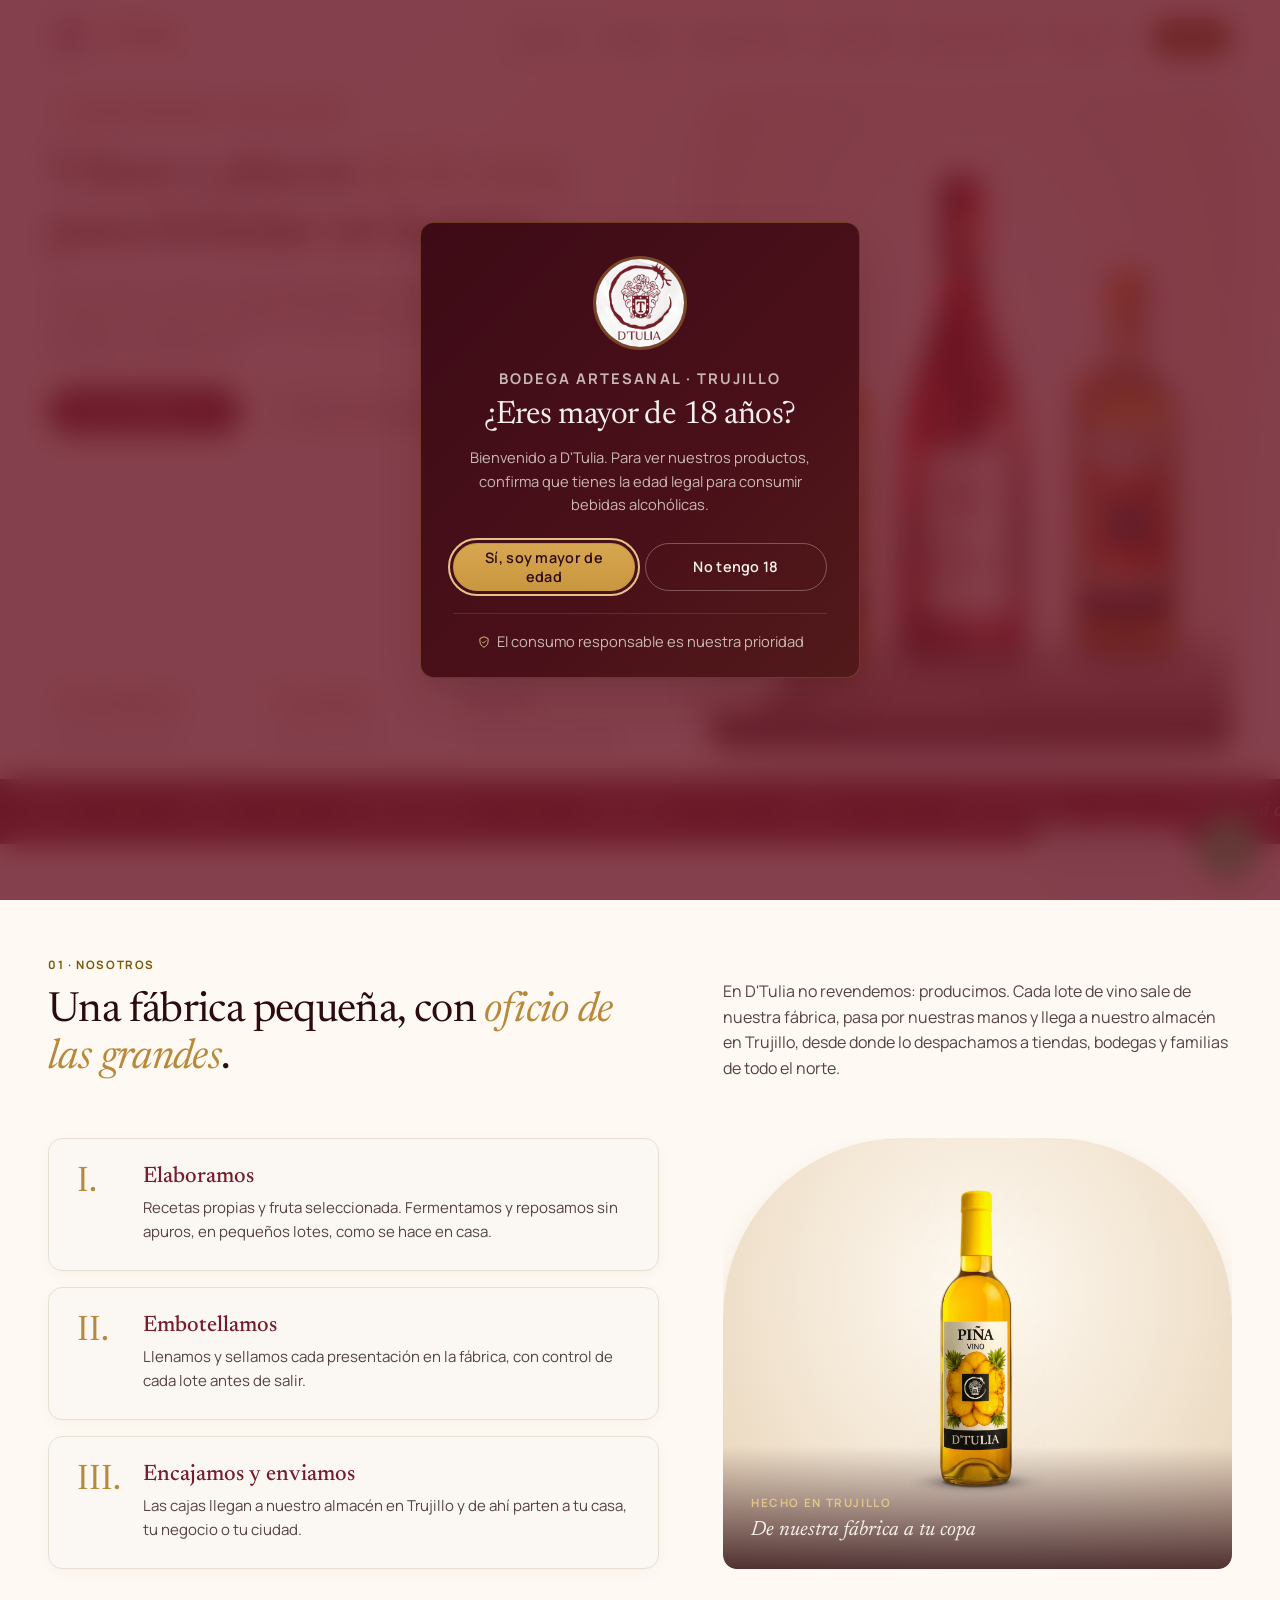
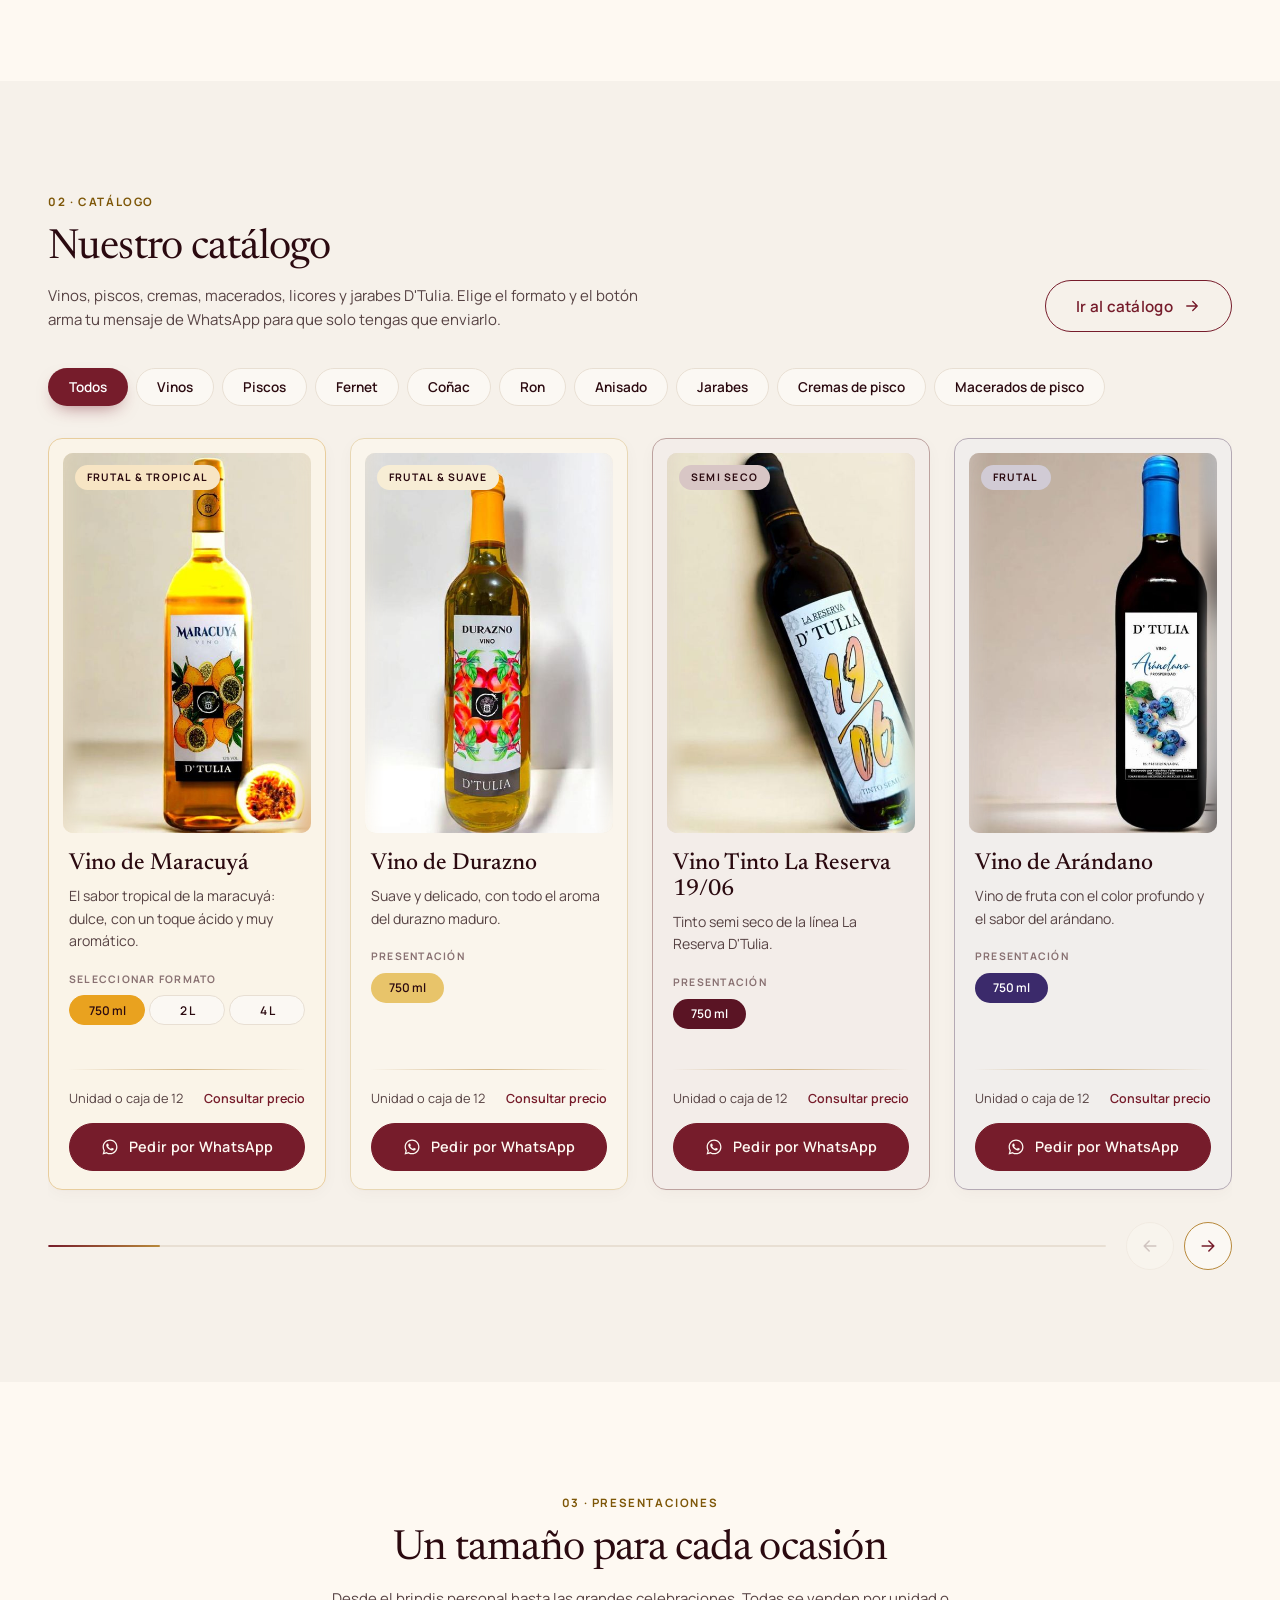
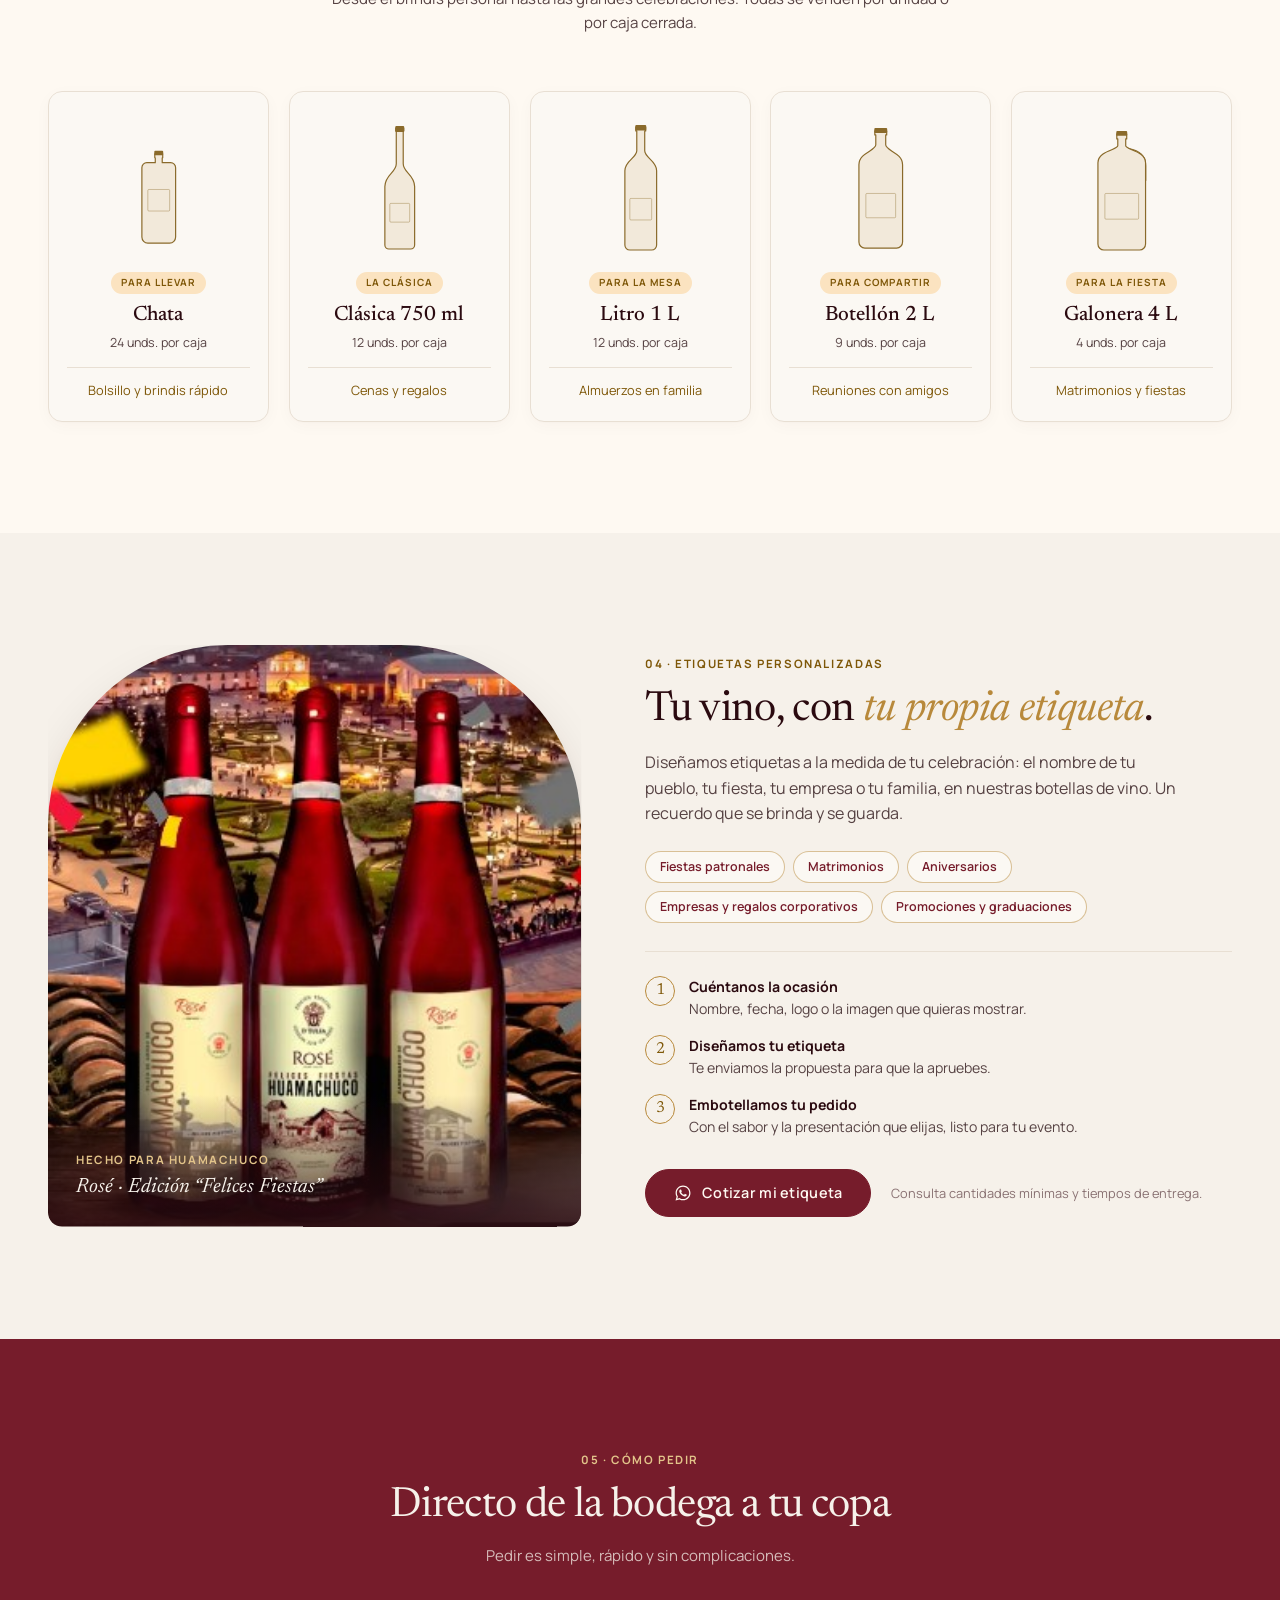
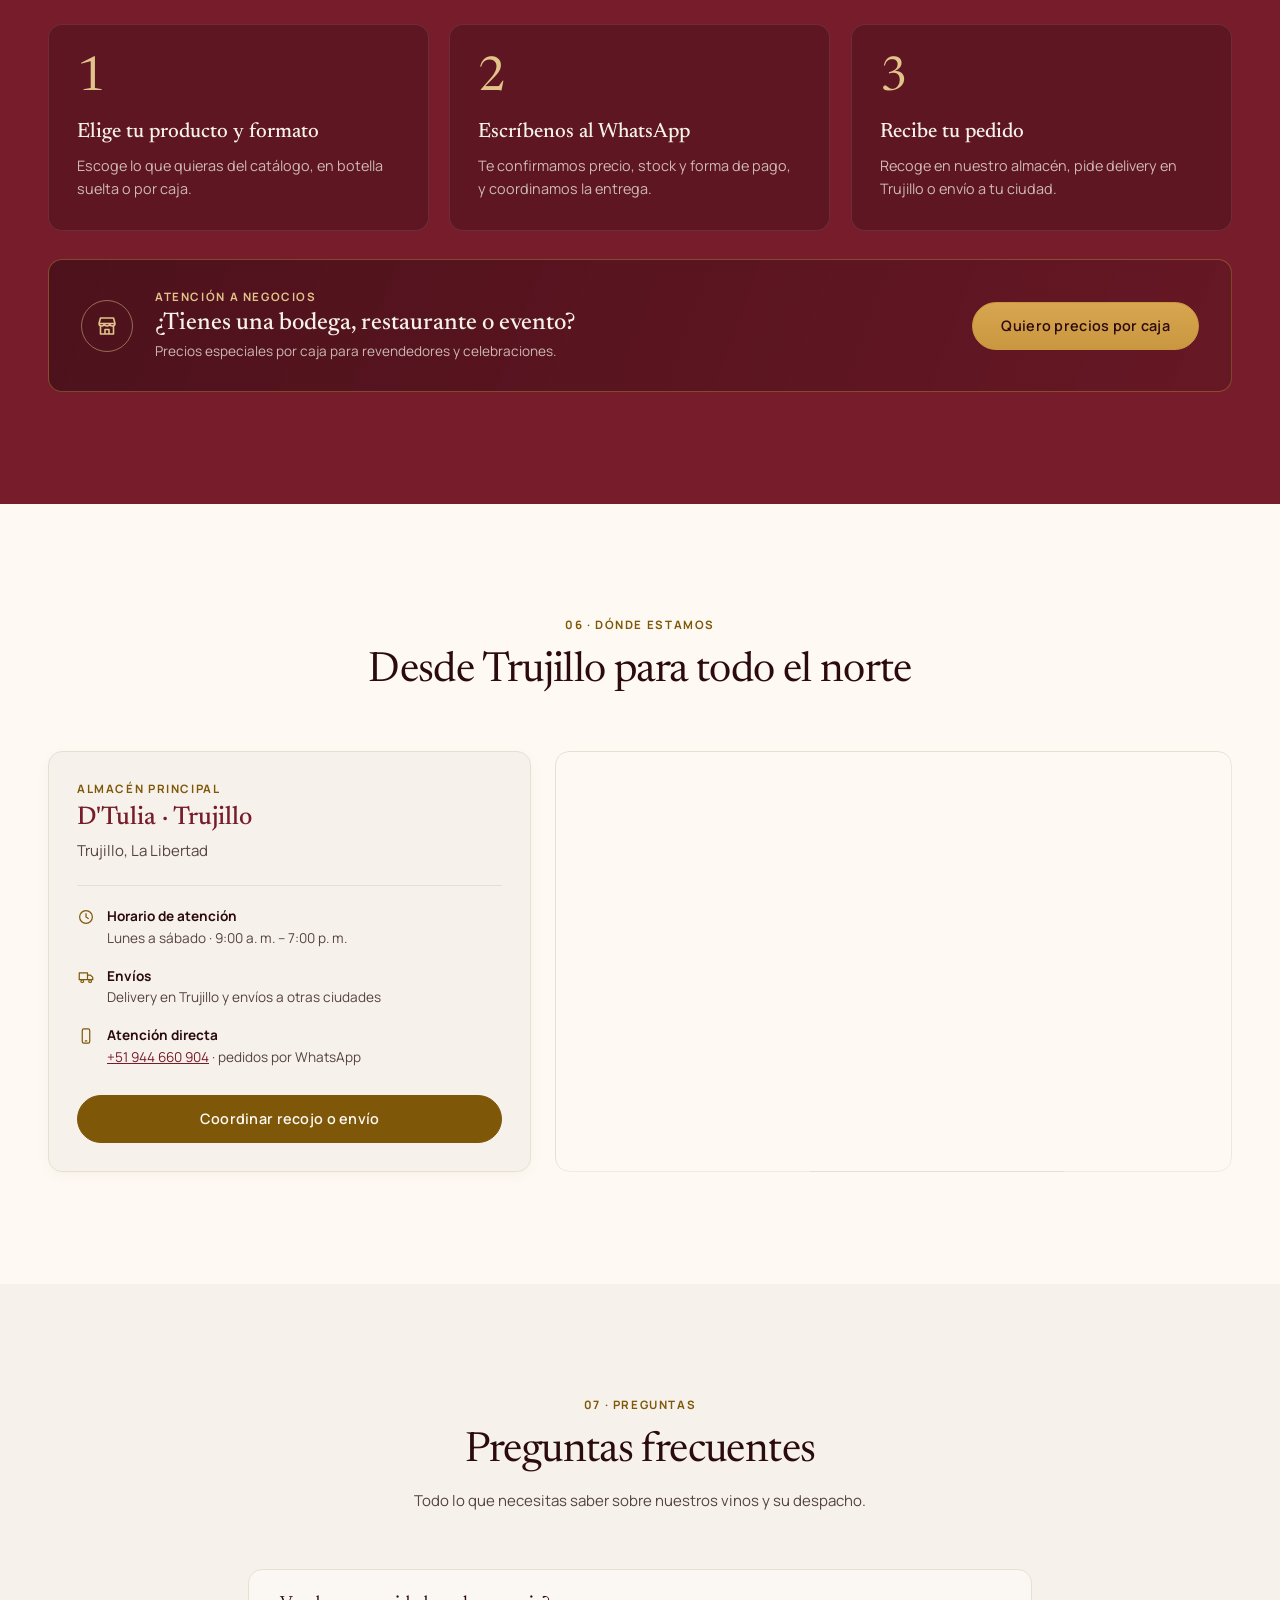
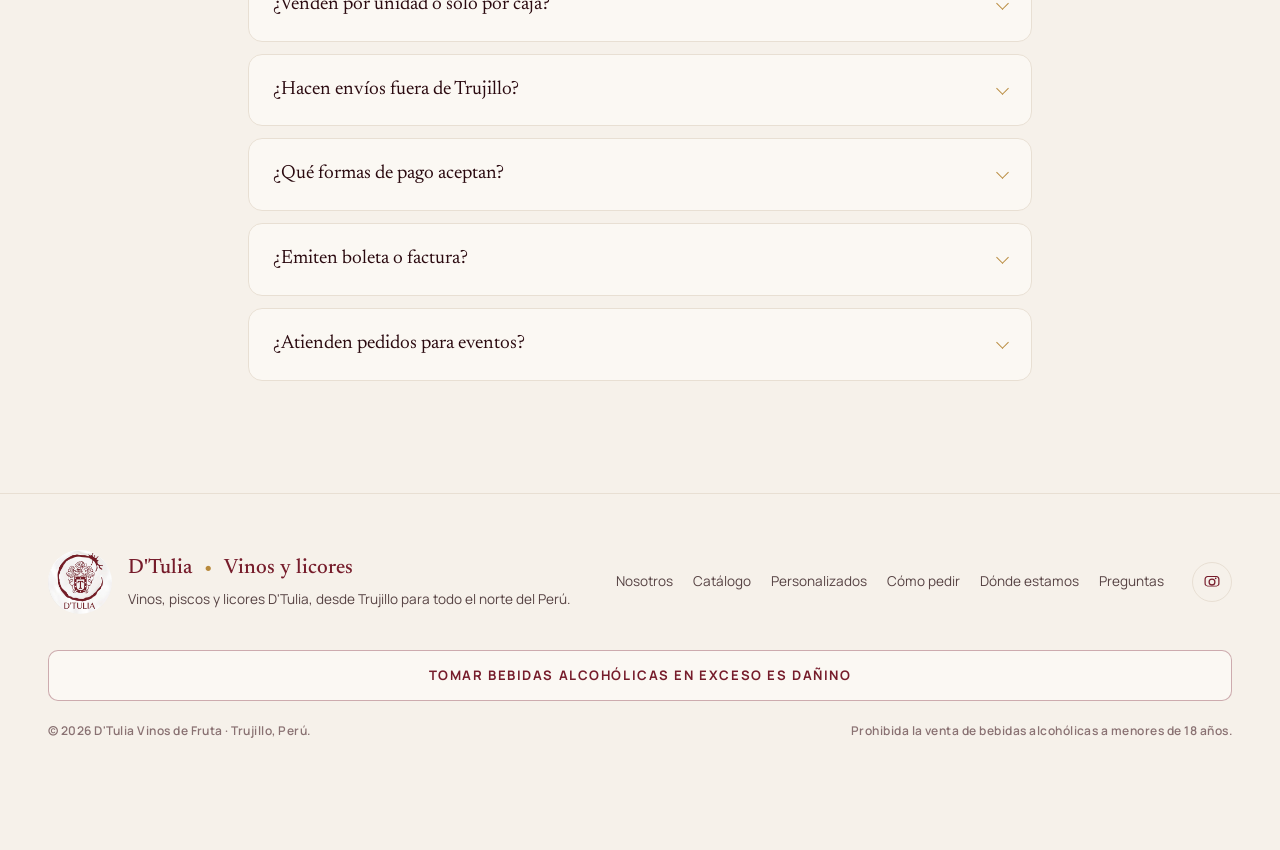
<file: index.html>
<!doctype html>
<html lang="es">
<head>
  <meta charset="utf-8">
  <meta name="viewport" content="width=device-width, initial-scale=1">
  <title>D'Tulia · Vinos, piscos y licores en Trujillo</title>
  <meta name="description" content="Vinos, piscos, cremas y macerados de pisco, licores y jarabes D'Tulia desde Trujillo. Pide por unidad o por caja directamente por WhatsApp.">
  <meta name="theme-color" content="#fef9f2">

  <!-- Vista previa al compartir el enlace (WhatsApp, Facebook). Al publicar, usar la URL completa de la imagen -->
  <meta property="og:type" content="website">
  <meta property="og:title" content="D'Tulia · Vinos, piscos y licores">
  <meta property="og:description" content="Vinos, piscos y licores D'Tulia desde Trujillo. Pide por WhatsApp.">
  <meta property="og:image" content="img/logo.jpg">
  <meta property="og:locale" content="es_PE">

  <link rel="icon" href="img/favicon.svg" type="image/svg+xml">
  <link rel="preconnect" href="https://fonts.googleapis.com">
  <link rel="preconnect" href="https://fonts.gstatic.com" crossorigin>
  <link href="https://fonts.googleapis.com/css2?family=Newsreader:ital,opsz,wght@0,6..72,400;0,6..72,500;1,6..72,400;1,6..72,500&family=Manrope:wght@400;500;600;700&display=swap" rel="stylesheet">
  <link rel="stylesheet" href="css/estilos.css">

  <script src="js/datos.js" defer></script>
  <script src="js/botellas.js" defer></script>
  <script src="js/main.js" defer></script>
</head>
<body>
  <div class="progreso-lectura" aria-hidden="true"></div>

  <!-- Aviso de mayoría de edad (Ley 28681) -->
  <div class="aviso-edad" id="aviso-edad" role="dialog" aria-modal="true" aria-labelledby="aviso-titulo" hidden>
    <div class="aviso-edad__caja">
      <img class="logo logo--aviso" src="img/logo.jpg" alt="D'Tulia" width="96" height="96">
      <p class="etiqueta etiqueta--oro">Bodega artesanal · Trujillo</p>
      <h2 id="aviso-titulo">¿Eres mayor de 18 años?</h2>
      <p>Bienvenido a D'Tulia. Para ver nuestros productos, confirma que tienes la edad legal para consumir bebidas alcohólicas.</p>
      <div class="aviso-edad__botones">
        <button class="boton boton--oro" id="edad-si">Sí, soy mayor de edad</button>
        <button class="boton boton--fantasma-claro" id="edad-no">No tengo 18</button>
      </div>
      <p class="aviso-edad__rechazo" id="edad-rechazo" hidden>Vuelve cuando cumplas 18. ¡Te esperamos!</p>
      <p class="aviso-edad__nota">
        <svg class="icono" aria-hidden="true"><use href="#i-escudo"/></svg>
        El consumo responsable es nuestra prioridad
      </p>
    </div>
  </div>

  <header class="cabecera" id="cabecera">
    <div class="contenedor cabecera__fila">
      <a href="#inicio" class="marca" aria-label="D'Tulia, inicio">
        <img class="logo" src="img/logo.jpg" alt="" width="44" height="44">
        D'Tulia
      </a>
      <nav class="menu" id="menu" aria-label="Principal">
        <a href="#nosotros">Nosotros</a>
        <a href="catalogo.html">Catálogo</a>
        <a href="#personalizadas">Personalizados</a>
        <a href="#como-pedir">Cómo pedir</a>
        <a href="#donde">Dónde estamos</a>
        <a href="#preguntas">Preguntas</a>
      </nav>
      <a class="boton boton--bronce boton--pequeno cabecera__cta" data-whatsapp href="#">Pedir</a>
      <button class="menu-boton" id="menu-boton" aria-label="Abrir menú" aria-expanded="false" aria-controls="menu">
        <span></span><span></span>
      </button>
    </div>
  </header>

  <main>
    <!-- Portada -->
    <section class="portada" id="inicio">
      <div class="contenedor portada__rejilla">
        <div class="portada__texto">
          <p class="pastilla"><span class="pastilla__punto"></span>Producción propia · Trujillo, Perú</p>
          <h1>
            <span class="linea"><span>Vinos y piscos <em>de la casa</em>,</span></span>
            <span class="linea"><span>para brindar en la tuya.</span></span>
          </h1>
          <p class="portada__bajada">Vinos, piscos, cremas y macerados de pisco, licores y jarabes para cócteles. De nuestro almacén en Trujillo van directo a tu mesa, tu bodega o tu celebración.</p>
          <div class="portada__acciones">
            <a href="#productos" class="boton boton--flecha">
              Ver el catálogo
              <svg class="icono" aria-hidden="true"><use href="#i-abajo"/></svg>
            </a>
            <a href="#" class="boton boton--fantasma" data-whatsapp>
              <span class="punto-vivo"></span>
              Pedir por WhatsApp
            </a>
          </div>
          <ul class="portada__datos">
            <li><strong>+<span data-contar="35">35</span> productos</strong>Vinos, piscos y licores</li>
            <li><strong><span data-contar="7">7</span> formatos</strong>De 250 ml a 4 litros</li>
            <li><strong>Envíos</strong>Delivery y otras ciudades</li>
          </ul>
        </div>

        <figure class="portada__vitrina">
          <div class="portada__fotos">
            <img class="portada__foto portada__foto--izq" src="img/productos/maracuya.jpg" alt="Vino de Maracuyá D'Tulia" width="480" height="1200">
            <img class="portada__foto portada__foto--der" src="img/productos/durazno.jpg" alt="Vino de Durazno D'Tulia" width="480" height="1200">
            <img class="portada__foto portada__foto--centro" src="img/productos/rose.jpg" alt="Vino Rosé D'Tulia" width="480" height="1200">
          </div>
          <figcaption class="portada__leyenda">
            <span class="etiqueta etiqueta--oro">Nuestra colección</span>
            <em>Vinos, piscos &amp; licores</em>
          </figcaption>
          <div class="sello" aria-hidden="true">
            <span>Bodega</span>
            <strong>Trujillo</strong>
            <em><span data-contar="100">100</span>%</em>
            <span>artesanal</span>
          </div>
        </figure>
      </div>
    </section>

    <!-- Franja -->
    <div class="franja" aria-hidden="true">
      <div class="franja__pista">
        <span>Vinos</span><span>Piscos</span><span>Cremas de pisco</span><span>Macerados</span><span>Licores</span><span>Desde Trujillo</span><span>Por unidad o por caja</span>
        <span>Vinos</span><span>Piscos</span><span>Cremas de pisco</span><span>Macerados</span><span>Licores</span><span>Desde Trujillo</span><span>Por unidad o por caja</span>
      </div>
    </div>

    <!-- Nosotros -->
    <section class="seccion" id="nosotros">
      <div class="contenedor">
        <div class="cabeza-partida revelar">
          <div>
            <p class="etiqueta">01 · Nosotros</p>
            <h2>Una fábrica pequeña, con <em>oficio de las grandes</em>.</h2>
          </div>
          <p>En D'Tulia no revendemos: producimos. Cada lote de vino sale de nuestra fábrica, pasa por nuestras manos y llega a nuestro almacén en Trujillo, desde donde lo despachamos a tiendas, bodegas y familias de todo el norte.</p>
        </div>
        <div class="nosotros">
          <ol class="pasos-fabrica">
            <li class="revelar revelar--tarjeta">
              <span class="pasos-fabrica__num">I.</span>
              <div>
                <h3>Elaboramos</h3>
                <p>Recetas propias y fruta seleccionada. Fermentamos y reposamos sin apuros, en pequeños lotes, como se hace en casa.</p>
              </div>
            </li>
            <li class="revelar revelar--tarjeta">
              <span class="pasos-fabrica__num">II.</span>
              <div>
                <h3>Embotellamos</h3>
                <p>Llenamos y sellamos cada presentación en la fábrica, con control de cada lote antes de salir.</p>
              </div>
            </li>
            <li class="revelar revelar--tarjeta">
              <span class="pasos-fabrica__num">III.</span>
              <div>
                <h3>Encajamos y enviamos</h3>
                <p>Las cajas llegan a nuestro almacén en Trujillo y de ahí parten a tu casa, tu negocio o tu ciudad.</p>
              </div>
            </li>
          </ol>
          <figure class="nosotros__vitrina revelar revelar--imagen">
            <img src="img/productos/pina.jpg" alt="Vino de Piña D'Tulia" width="480" height="1200" loading="lazy">
            <figcaption>
              <span class="etiqueta etiqueta--oro">Hecho en Trujillo</span>
              <em>De nuestra fábrica a tu copa</em>
            </figcaption>
          </figure>
        </div>
      </div>
    </section>

    <!-- Productos -->
    <section class="seccion seccion--papel" id="productos">
      <div class="contenedor">
        <div class="cabeza-catalogo revelar">
          <div>
            <p class="etiqueta">02 · Catálogo</p>
            <h2>Nuestro catálogo</h2>
            <p>Vinos, piscos, cremas, macerados, licores y jarabes D'Tulia. Elige el formato y el botón arma tu mensaje de WhatsApp para que solo tengas que enviarlo.</p>
          </div>
          <a href="catalogo.html" class="boton boton--llenar" id="ir-catalogo">
            Ir al catálogo
            <svg class="icono" aria-hidden="true"><use href="#i-derecha"/></svg>
          </a>
        </div>
        <div class="deslizable deslizable--filtros">
          <div class="filtros revelar" id="filtros" role="tablist" aria-label="Filtrar por categoría"></div>
          <button type="button" class="pista-deslizar pista-deslizar--izq" data-direccion="-1" aria-label="Ver categorías anteriores"><svg class="icono" aria-hidden="true"><use href="#i-izquierda"/></svg></button>
          <button type="button" class="pista-deslizar pista-deslizar--der" data-direccion="1" aria-label="Ver más categorías"><svg class="icono" aria-hidden="true"><use href="#i-derecha"/></svg></button>
        </div>
        <div class="carrusel deslizable" id="carrusel" role="region" aria-roledescription="carrusel" aria-label="Productos D'Tulia">
          <div class="catalogo catalogo--carrusel" id="catalogo" tabindex="0"></div>
          <button type="button" class="pista-deslizar pista-deslizar--izq" data-direccion="-1" aria-label="Productos anteriores"><svg class="icono" aria-hidden="true"><use href="#i-izquierda"/></svg></button>
          <button type="button" class="pista-deslizar pista-deslizar--der" data-direccion="1" aria-label="Ver más productos"><svg class="icono" aria-hidden="true"><use href="#i-derecha"/></svg></button>
        </div>
        <div class="carrusel__controles">
          <div class="carrusel__barra" aria-hidden="true"><span class="carrusel__avance"></span></div>
          <div class="carrusel__flechas">
            <button type="button" class="carrusel__flecha" data-direccion="-1" aria-label="Productos anteriores">
              <svg class="icono" aria-hidden="true"><use href="#i-izquierda"/></svg>
            </button>
            <button type="button" class="carrusel__flecha" data-direccion="1" aria-label="Productos siguientes">
              <svg class="icono" aria-hidden="true"><use href="#i-derecha"/></svg>
            </button>
          </div>
        </div>
      </div>
    </section>

    <!-- Presentaciones -->
    <section class="seccion">
      <div class="contenedor">
        <div class="cabeza-centro revelar">
          <p class="etiqueta">03 · Presentaciones</p>
          <h2>Un tamaño para cada ocasión</h2>
          <p>Desde el brindis personal hasta las grandes celebraciones. Todas se venden por unidad o por caja cerrada.</p>
        </div>
        <ul class="presentaciones" id="presentaciones"></ul>
      </div>
    </section>

    <!-- Etiquetas personalizadas -->
    <section class="seccion seccion--papel" id="personalizadas">
      <div class="contenedor personalizadas">
        <figure class="personalizadas__foto revelar revelar--imagen">
          <img src="img/etiquetas-huamachuco.jpg" alt="Vinos Rosé D'Tulia con etiquetas personalizadas por las fiestas de Huamachuco" width="332" height="362" loading="lazy">
          <figcaption>
            <span class="etiqueta etiqueta--oro">Hecho para Huamachuco</span>
            <em>Rosé · Edición “Felices Fiestas”</em>
          </figcaption>
        </figure>

        <div class="personalizadas__texto revelar">
          <p class="etiqueta">04 · Etiquetas personalizadas</p>
          <h2>Tu vino, con <em>tu propia etiqueta</em>.</h2>
          <p class="personalizadas__bajada">Diseñamos etiquetas a la medida de tu celebración: el nombre de tu pueblo, tu fiesta, tu empresa o tu familia, en nuestras botellas de vino. Un recuerdo que se brinda y se guarda.</p>

          <ul class="ocasiones" aria-label="Ocasiones">
            <li>Fiestas patronales</li>
            <li>Matrimonios</li>
            <li>Aniversarios</li>
            <li>Empresas y regalos corporativos</li>
            <li>Promociones y graduaciones</li>
          </ul>

          <ol class="pasos-etiqueta">
            <li><span>1</span><div><strong>Cuéntanos la ocasión</strong>Nombre, fecha, logo o la imagen que quieras mostrar.</div></li>
            <li><span>2</span><div><strong>Diseñamos tu etiqueta</strong>Te enviamos la propuesta para que la apruebes.</div></li>
            <li><span>3</span><div><strong>Embotellamos tu pedido</strong>Con el sabor y la presentación que elijas, listo para tu evento.</div></li>
          </ol>

          <div class="personalizadas__acciones">
            <a href="#" class="boton" data-whatsapp data-mensaje="Hola D'Tulia, quiero cotizar vinos con etiqueta personalizada para mi evento.">
              <svg class="icono" aria-hidden="true"><use href="#i-whatsapp"/></svg>
              Cotizar mi etiqueta
            </a>
            <p>Consulta cantidades mínimas y tiempos de entrega.</p>
          </div>
        </div>
      </div>
    </section>

    <!-- Cómo pedir -->
    <section class="seccion seccion--vino" id="como-pedir">
      <div class="contenedor">
        <div class="cabeza-centro revelar">
          <p class="etiqueta etiqueta--oro">05 · Cómo pedir</p>
          <h2>Directo de la bodega a tu copa</h2>
          <p>Pedir es simple, rápido y sin complicaciones.</p>
        </div>
        <ol class="pasos">
          <li class="revelar revelar--tarjeta">
            <span class="pasos__num">1</span>
            <h3>Elige tu producto y formato</h3>
            <p>Escoge lo que quieras del catálogo, en botella suelta o por caja.</p>
          </li>
          <li class="revelar revelar--tarjeta">
            <span class="pasos__num">2</span>
            <h3>Escríbenos al WhatsApp</h3>
            <p>Te confirmamos precio, stock y forma de pago, y coordinamos la entrega.</p>
          </li>
          <li class="revelar revelar--tarjeta">
            <span class="pasos__num">3</span>
            <h3>Recibe tu pedido</h3>
            <p>Recoge en nuestro almacén, pide delivery en Trujillo o envío a tu ciudad.</p>
          </li>
        </ol>
        <div class="mayoristas revelar">
          <span class="mayoristas__icono" aria-hidden="true"><svg><use href="#i-tienda"/></svg></span>
          <div class="mayoristas__texto">
            <p class="etiqueta etiqueta--oro">Atención a negocios</p>
            <h3>¿Tienes una bodega, restaurante o evento?</h3>
            <p>Precios especiales por caja para revendedores y celebraciones.</p>
          </div>
          <a href="#" class="boton boton--oro" data-whatsapp data-mensaje="Hola D'Tulia, tengo un negocio y quiero información de precios por caja.">Quiero precios por caja</a>
        </div>
      </div>
    </section>

    <!-- Dónde estamos -->
    <section class="seccion" id="donde">
      <div class="contenedor">
        <div class="cabeza-centro revelar">
          <p class="etiqueta">06 · Dónde estamos</p>
          <h2>Desde Trujillo para todo el norte</h2>
        </div>
        <div class="donde">
          <div class="contacto revelar">
            <p class="etiqueta">Almacén principal</p>
            <h3>D'Tulia · Trujillo</h3>
            <p class="contacto__direccion" id="dato-direccion"></p>
            <ul class="contacto__lista">
              <li>
                <svg class="icono" aria-hidden="true"><use href="#i-reloj"/></svg>
                <div><strong>Horario de atención</strong><span id="dato-horario"></span></div>
              </li>
              <li>
                <svg class="icono" aria-hidden="true"><use href="#i-camion"/></svg>
                <div><strong>Envíos</strong><span>Delivery en Trujillo y envíos a otras ciudades</span></div>
              </li>
              <li>
                <svg class="icono" aria-hidden="true"><use href="#i-telefono"/></svg>
                <div><strong>Atención directa</strong><span><a href="#" data-whatsapp id="dato-whatsapp"></a> · pedidos por WhatsApp</span></div>
              </li>
            </ul>
            <a href="#" class="boton boton--bronce boton--ancho" data-whatsapp data-mensaje="Hola D'Tulia, quiero coordinar el recojo o envío de un pedido.">Coordinar recojo o envío</a>
          </div>
          <div class="donde__mapa revelar revelar--imagen">
            <iframe id="mapa" title="Ubicación de D'Tulia en el mapa" loading="lazy" referrerpolicy="no-referrer-when-downgrade"></iframe>
          </div>
        </div>
      </div>
    </section>

    <!-- Preguntas -->
    <section class="seccion seccion--papel" id="preguntas">
      <div class="contenedor contenedor--angosto">
        <div class="cabeza-centro revelar">
          <p class="etiqueta">07 · Preguntas</p>
          <h2>Preguntas frecuentes</h2>
          <p>Todo lo que necesitas saber sobre nuestros vinos y su despacho.</p>
        </div>
        <div class="acordeon revelar">
          <details>
            <summary>¿Venden por unidad o solo por caja?</summary>
            <p>Por las dos. Puedes pedir una sola botella o cajas completas. La caja trae 24 unidades en chata, 12 en 750 ml y 1 L, 9 en 2 L y 4 en 4 L.</p>
          </details>
          <details>
            <summary>¿Hacen envíos fuera de Trujillo?</summary>
            <p>Sí. Enviamos a otras ciudades por agencia. Escríbenos con tu ciudad y te cotizamos el envío.</p>
          </details>
          <details>
            <summary>¿Qué formas de pago aceptan?</summary>
            <p>Efectivo, transferencia y billeteras digitales. Te confirmamos las opciones al cerrar tu pedido por WhatsApp.</p>
          </details>
          <details>
            <summary>¿Emiten boleta o factura?</summary>
            <p>Sí, emitimos boleta y factura (con RUC) en cada compra.</p>
          </details>
          <details>
            <summary>¿Atienden pedidos para eventos?</summary>
            <p>Claro. Para matrimonios, cumpleaños o eventos de empresa armamos el pedido por cajas con precio especial.</p>
          </details>
        </div>
      </div>
    </section>
  </main>

  <footer class="pie">
    <div class="contenedor">
      <div class="pie__fila">
        <div class="pie__marca">
          <img class="logo logo--pie" src="img/logo.jpg" alt="" width="64" height="64">
          <div>
            <span class="marca">D'Tulia <span class="pie__punto">•</span> Vinos y licores</span>
            <p class="pie__lema">Vinos, piscos y licores D'Tulia, desde Trujillo para todo el norte del Perú.</p>
          </div>
        </div>
        <div class="pie__derecha">
          <nav class="pie__menu" aria-label="Secciones">
            <a href="#nosotros">Nosotros</a>
            <a href="catalogo.html">Catálogo</a>
            <a href="#personalizadas">Personalizados</a>
            <a href="#como-pedir">Cómo pedir</a>
            <a href="#donde">Dónde estamos</a>
            <a href="#preguntas">Preguntas</a>
          </nav>
          <nav class="pie__redes" id="redes" aria-label="Redes sociales"></nav>
        </div>
      </div>
      <p class="pie__legal">Tomar bebidas alcohólicas en exceso es dañino</p>
      <div class="pie__base">
        <p>© <span id="anio"></span> D'Tulia Vinos de Fruta · Trujillo, Perú.</p>
        <p>Prohibida la venta de bebidas alcohólicas a menores de 18 años.</p>
      </div>
    </div>
  </footer>

  <a class="whatsapp-flotante" href="#" data-whatsapp aria-label="Escríbenos por WhatsApp">
    <span class="whatsapp-flotante__globo"><span class="punto-vivo"></span>¡Pide tu vino aquí!</span>
    <span class="whatsapp-flotante__boton"><svg aria-hidden="true"><use href="#i-whatsapp"/></svg></span>
  </a>

  <!-- Iconos -->
  <svg width="0" height="0" style="position:absolute" aria-hidden="true">
    <symbol id="i-whatsapp" viewBox="0 0 24 24"><path fill="currentColor" d="M12.04 2C6.58 2 2.13 6.45 2.13 11.91c0 1.75.46 3.45 1.32 4.95L2.05 22l5.25-1.38a9.9 9.9 0 0 0 4.74 1.21c5.46 0 9.91-4.45 9.91-9.91S17.5 2 12.04 2Zm0 18.15c-1.48 0-2.93-.4-4.2-1.15l-.3-.18-3.12.82.83-3.04-.2-.31a8.2 8.2 0 0 1-1.26-4.38c0-4.54 3.7-8.23 8.24-8.23 4.54 0 8.23 3.69 8.23 8.23 0 4.54-3.69 8.24-8.22 8.24Zm4.52-6.16c-.25-.12-1.47-.72-1.69-.81-.23-.08-.39-.12-.56.13-.17.24-.64.8-.78.97-.14.17-.29.19-.54.06-.25-.12-1.05-.39-1.99-1.23-.74-.66-1.23-1.47-1.38-1.72-.14-.25-.02-.38.11-.51.11-.11.25-.29.37-.43.13-.15.17-.25.25-.42.08-.17.04-.31-.02-.43-.06-.12-.56-1.34-.76-1.84-.2-.48-.41-.42-.56-.43h-.48a.92.92 0 0 0-.67.31c-.23.25-.87.85-.87 2.07 0 1.22.89 2.4 1.01 2.57.12.17 1.75 2.67 4.24 3.74.59.26 1.05.41 1.41.52.59.19 1.13.16 1.56.1.48-.07 1.47-.6 1.67-1.18.21-.58.21-1.07.14-1.18-.06-.1-.22-.16-.47-.28Z"/></symbol>
    <symbol id="i-facebook" viewBox="0 0 24 24"><path fill="currentColor" d="M13.5 21v-7.5h2.53l.38-2.94H13.5V8.68c0-.85.24-1.43 1.46-1.43h1.56V4.62a21 21 0 0 0-2.27-.12c-2.25 0-3.79 1.37-3.79 3.9v2.16H7.92v2.94h2.54V21h3.04Z"/></symbol>
    <symbol id="i-instagram" viewBox="0 0 24 24"><path fill="currentColor" d="M12 7.3a4.7 4.7 0 1 0 0 9.4 4.7 4.7 0 0 0 0-9.4Zm0 7.75a3.05 3.05 0 1 1 0-6.1 3.05 3.05 0 0 1 0 6.1Zm4.9-8.97a1.1 1.1 0 1 0 0 2.2 1.1 1.1 0 0 0 0-2.2ZM21.95 8.1c-.05-1.1-.3-2.08-1.1-2.9-.8-.8-1.78-1.05-2.9-1.1C16.8 4.03 7.2 4.03 6.05 4.1c-1.1.05-2.08.3-2.9 1.1-.8.8-1.05 1.79-1.1 2.9-.07 1.15-.07 4.65 0 5.8.05 1.1.3 2.08 1.1 2.9.82.8 1.8 1.05 2.9 1.1 1.15.07 10.75.07 11.9 0 1.1-.05 2.08-.3 2.9-1.1.8-.82 1.05-1.8 1.1-2.9.07-1.15.07-4.64 0-5.8ZM20.1 15.4a2.4 2.4 0 0 1-1.35 1.35c-.94.37-3.16.29-4.2.29H9.45c-1.04 0-3.27.08-4.2-.29A2.4 2.4 0 0 1 3.9 15.4c-.37-.94-.29-3.16-.29-4.2s-.08-3.26.29-4.2A2.4 2.4 0 0 1 5.25 5.65c.94-.37 3.16-.29 4.2-.29h5.1c1.04 0 3.27-.08 4.2.29a2.4 2.4 0 0 1 1.35 1.35c.37.94.29 3.16.29 4.2s.08 3.26-.29 4.2Z"/></symbol>
    <symbol id="i-tiktok" viewBox="0 0 24 24"><path fill="currentColor" d="M16.6 5.82A4.28 4.28 0 0 1 15.54 3h-3.09v12.4a2.59 2.59 0 0 1-2.59 2.5 2.6 2.6 0 0 1-2.6-2.6c0-1.72 1.66-3.01 3.37-2.48V9.66c-3.45-.46-6.47 2.22-6.47 5.64 0 3.33 2.76 5.7 5.69 5.7 3.14 0 5.69-2.55 5.69-5.7V9.01a7.35 7.35 0 0 0 4.3 1.38V7.3s-1.88.09-3.24-1.48Z"/></symbol>
    <symbol id="i-abajo" viewBox="0 0 24 24"><path fill="none" stroke="currentColor" stroke-width="1.8" stroke-linecap="round" stroke-linejoin="round" d="M12 5v14m-6-6 6 6 6-6"/></symbol>
    <symbol id="i-derecha" viewBox="0 0 24 24"><path fill="none" stroke="currentColor" stroke-width="1.8" stroke-linecap="round" stroke-linejoin="round" d="M5 12h14m-6-6 6 6-6 6"/></symbol>
    <symbol id="i-izquierda" viewBox="0 0 24 24"><path fill="none" stroke="currentColor" stroke-width="1.8" stroke-linecap="round" stroke-linejoin="round" d="M19 12H5m6-6-6 6 6 6"/></symbol>
    <symbol id="i-buscar" viewBox="0 0 24 24"><circle cx="11" cy="11" r="6.5" fill="none" stroke="currentColor" stroke-width="1.8"/><path fill="none" stroke="currentColor" stroke-width="1.8" stroke-linecap="round" d="m16 16 4.5 4.5"/></symbol>
    <symbol id="i-escudo" viewBox="0 0 24 24"><path fill="none" stroke="currentColor" stroke-width="1.6" stroke-linejoin="round" d="M12 3 5 6v5c0 4.4 3 8.3 7 10 4-1.7 7-5.6 7-10V6l-7-3Z"/><path fill="none" stroke="currentColor" stroke-width="1.6" stroke-linecap="round" stroke-linejoin="round" d="m9 12 2 2 4-4"/></symbol>
    <symbol id="i-reloj" viewBox="0 0 24 24"><circle cx="12" cy="12" r="8.5" fill="none" stroke="currentColor" stroke-width="1.6"/><path fill="none" stroke="currentColor" stroke-width="1.6" stroke-linecap="round" d="M12 7.5V12l3 2"/></symbol>
    <symbol id="i-camion" viewBox="0 0 24 24"><path fill="none" stroke="currentColor" stroke-width="1.6" stroke-linejoin="round" d="M3 6.5h11v9H3zM14 9.5h4l3 3v3h-7z"/><circle cx="7" cy="17.5" r="1.8" fill="var(--papel, #fff)" stroke="currentColor" stroke-width="1.6"/><circle cx="17.5" cy="17.5" r="1.8" fill="var(--papel, #fff)" stroke="currentColor" stroke-width="1.6"/></symbol>
    <symbol id="i-telefono" viewBox="0 0 24 24"><rect x="7" y="2.5" width="10" height="19" rx="2.2" fill="none" stroke="currentColor" stroke-width="1.6"/><path stroke="currentColor" stroke-width="1.6" stroke-linecap="round" d="M11 18.5h2"/></symbol>
    <symbol id="i-tienda" viewBox="0 0 24 24"><path fill="none" stroke="currentColor" stroke-width="1.6" stroke-linejoin="round" d="M4 9.5 5.5 4h13L20 9.5M4 9.5h16M4 9.5c0 1.5 1.2 2.5 2.7 2.5S9.3 11 9.3 9.5c0 1.5 1.2 2.5 2.7 2.5s2.7-1 2.7-2.5c0 1.5 1.2 2.5 2.6 2.5 1.5 0 2.7-1 2.7-2.5M5.5 12v8h13v-8M10 20v-4.5h4V20"/></symbol>
  </svg>
</body>
</html>
</file>
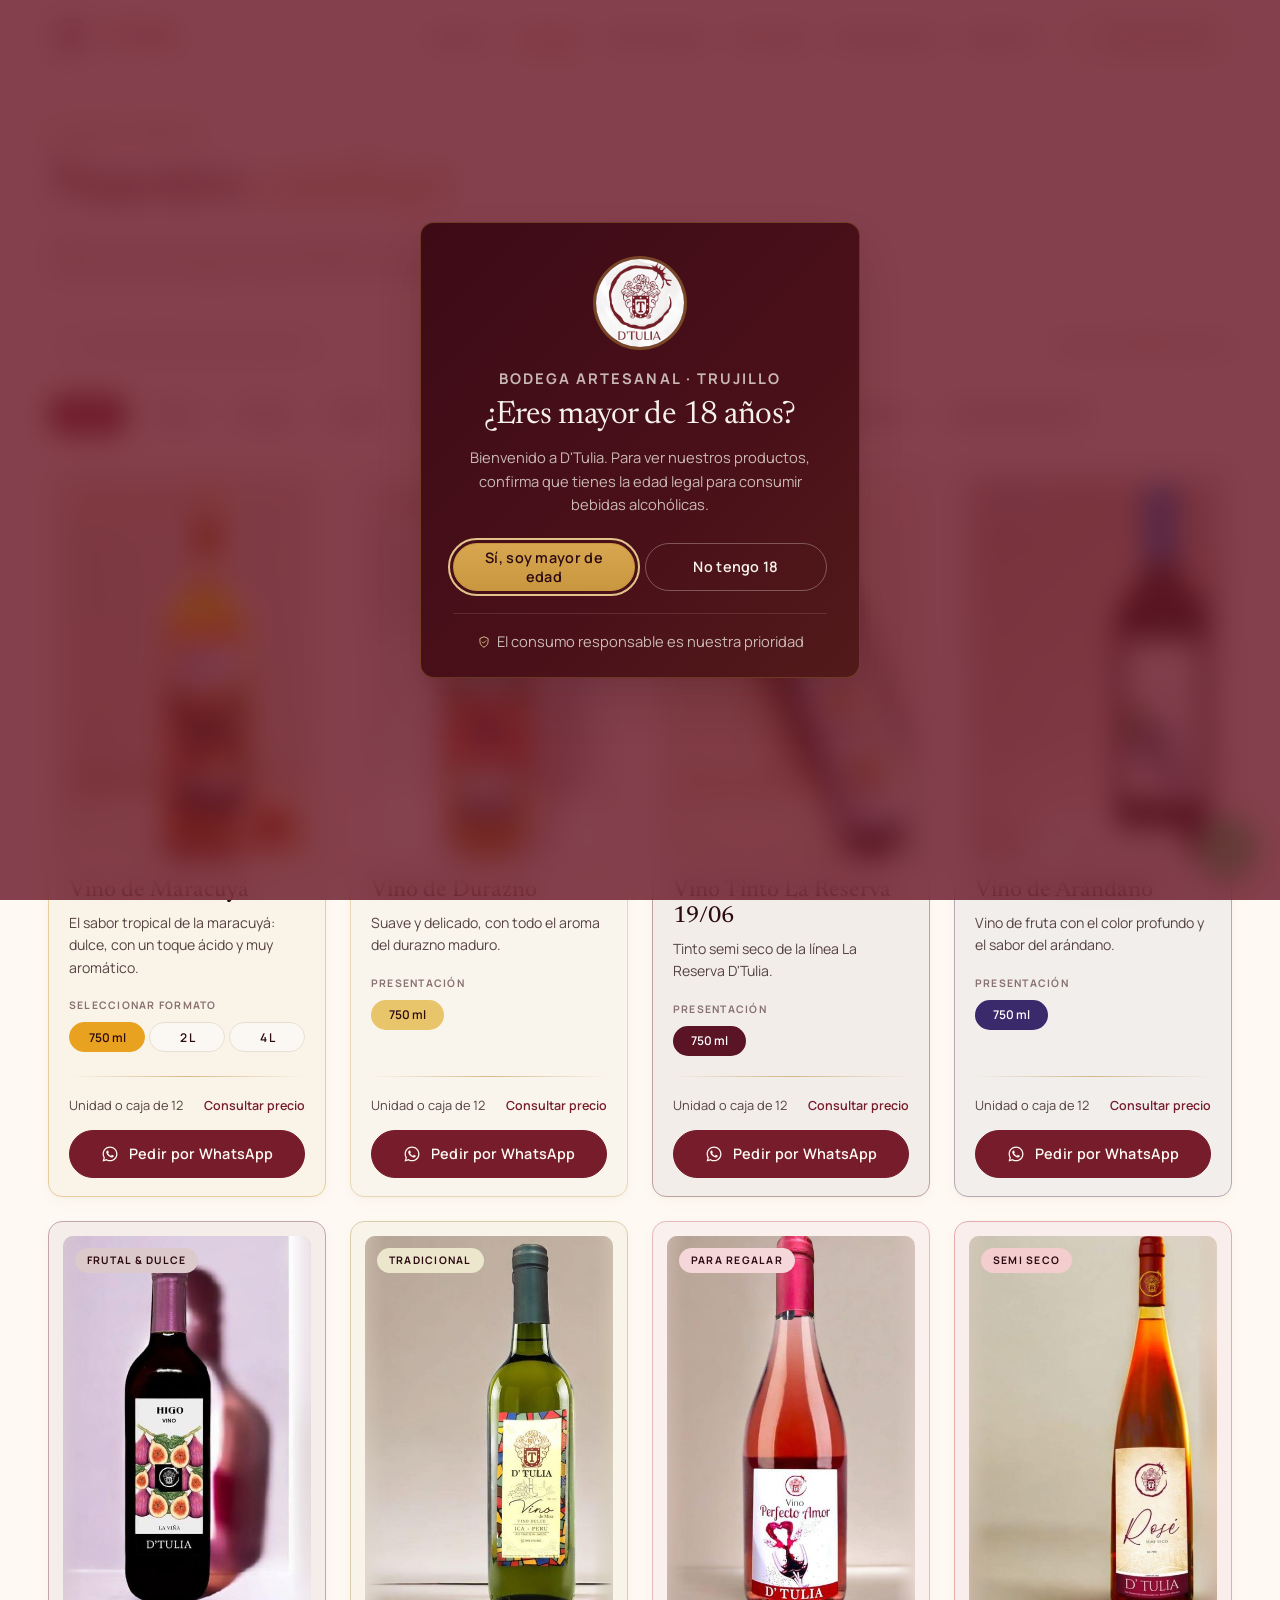
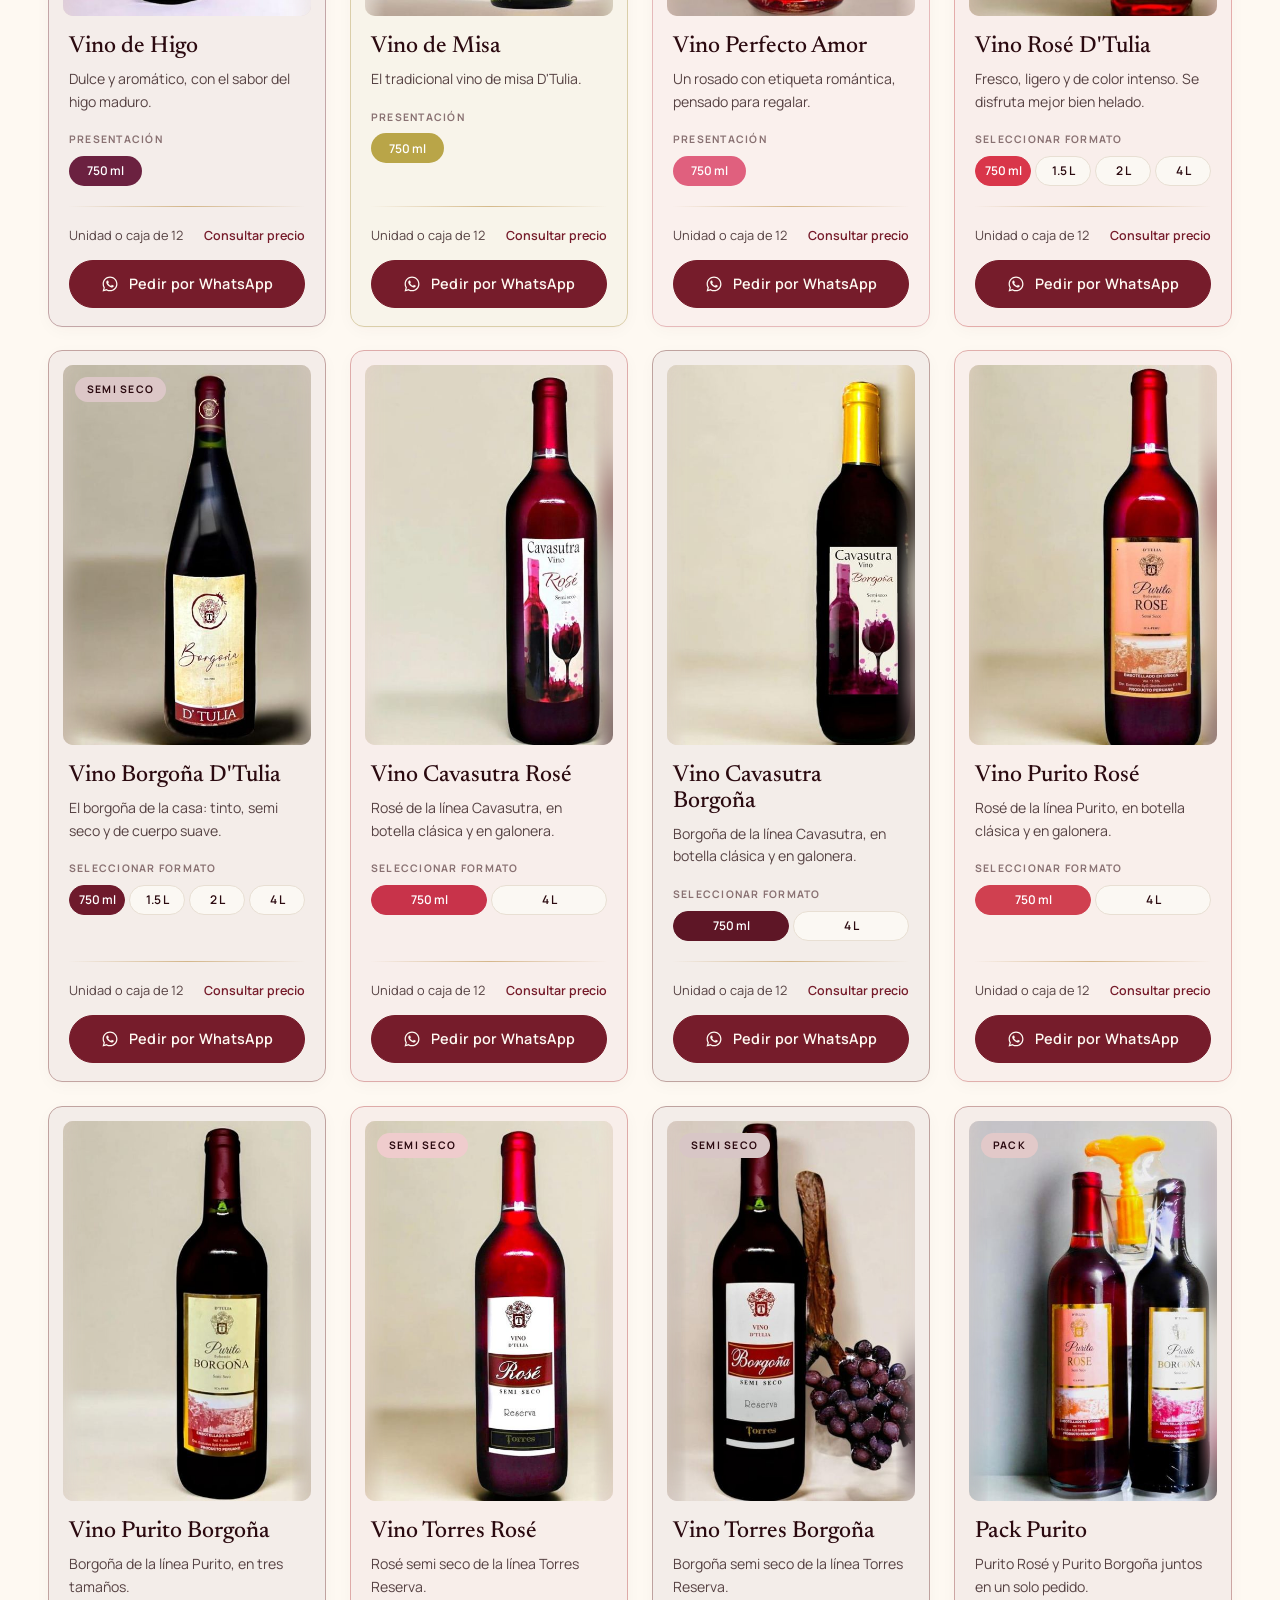
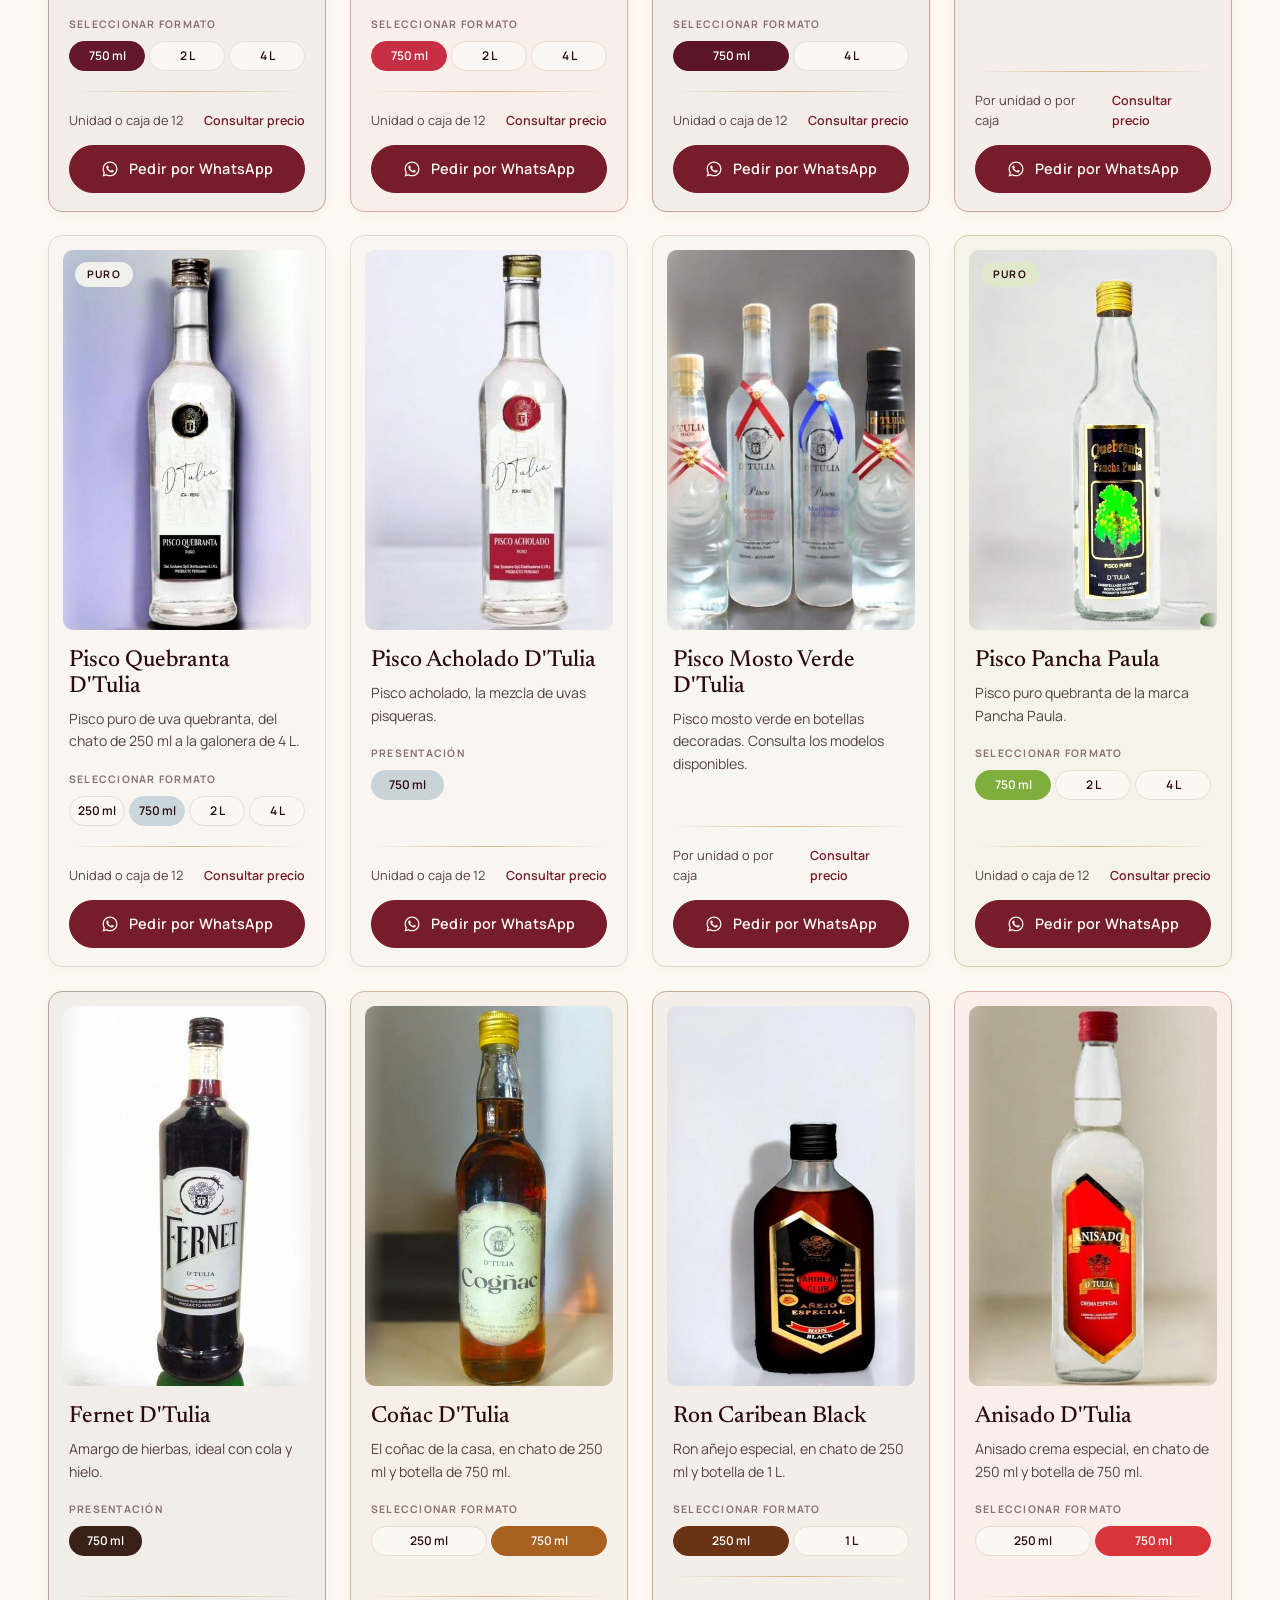
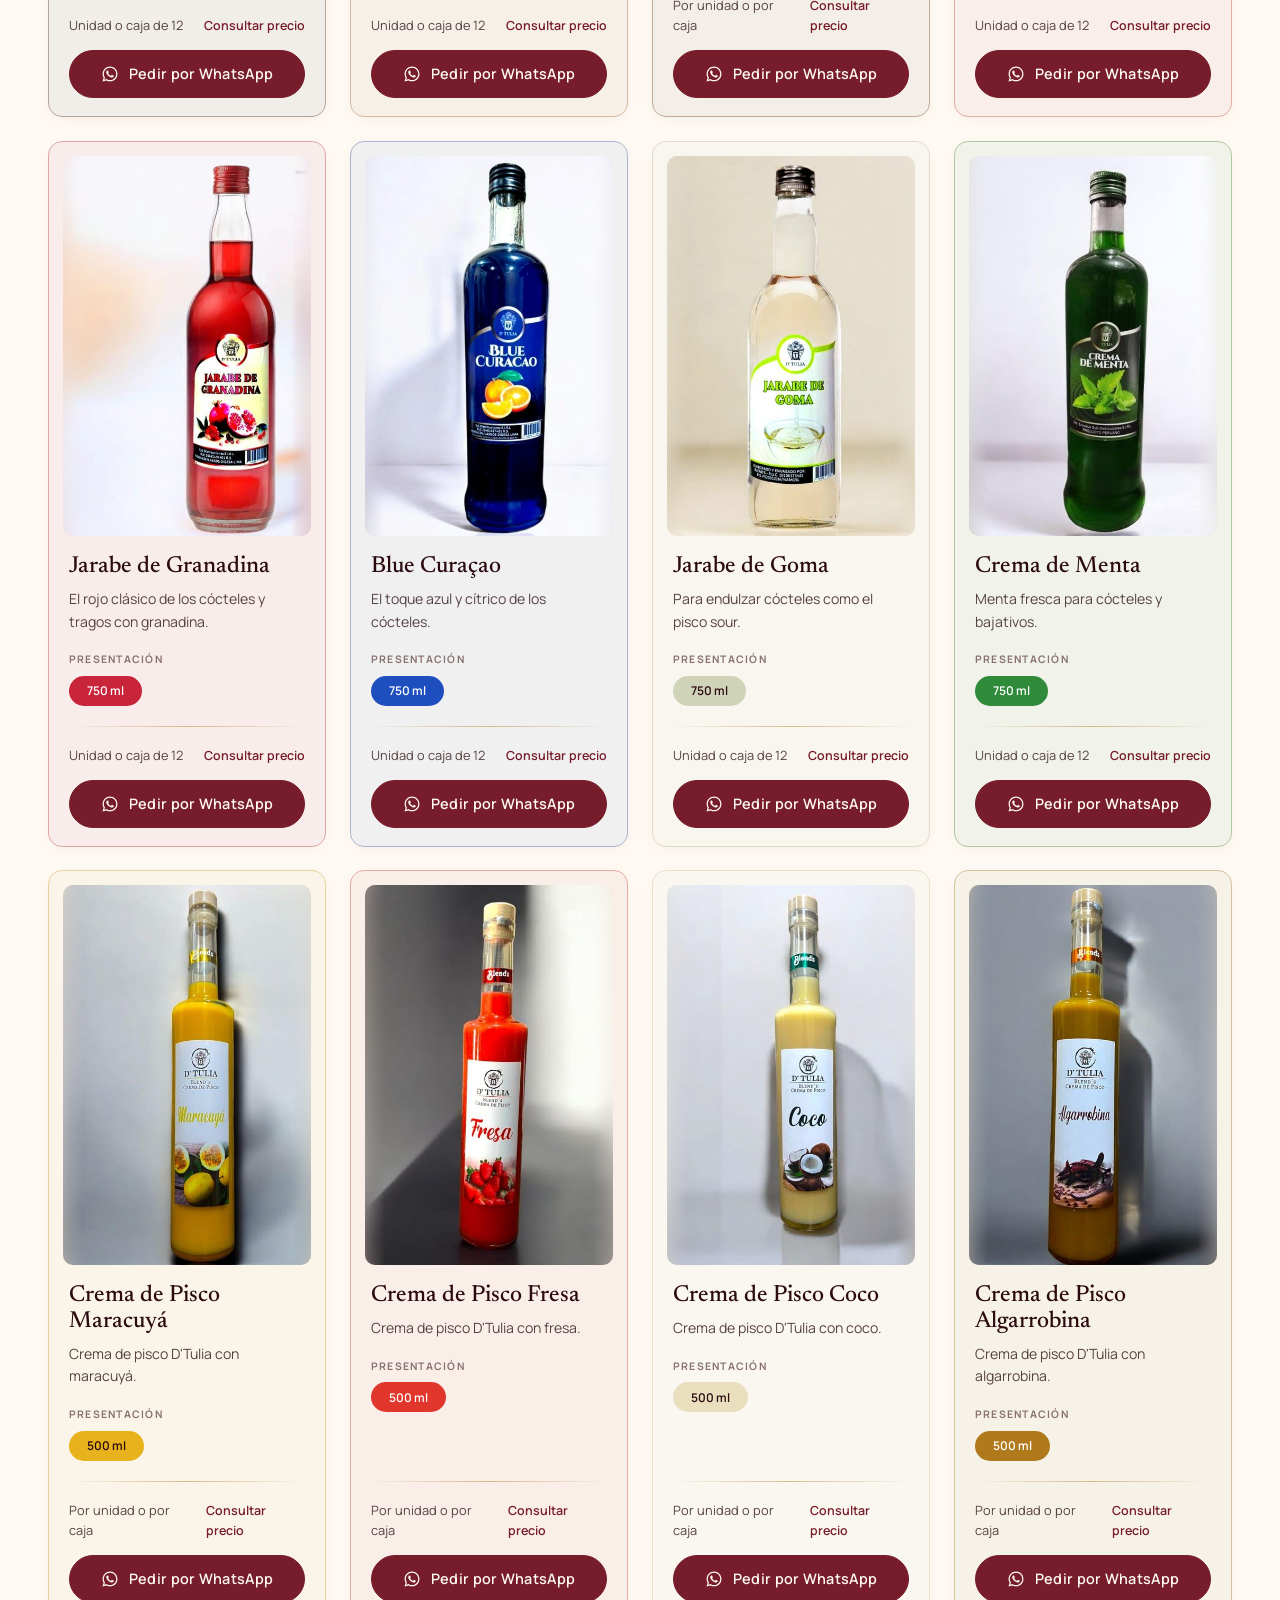
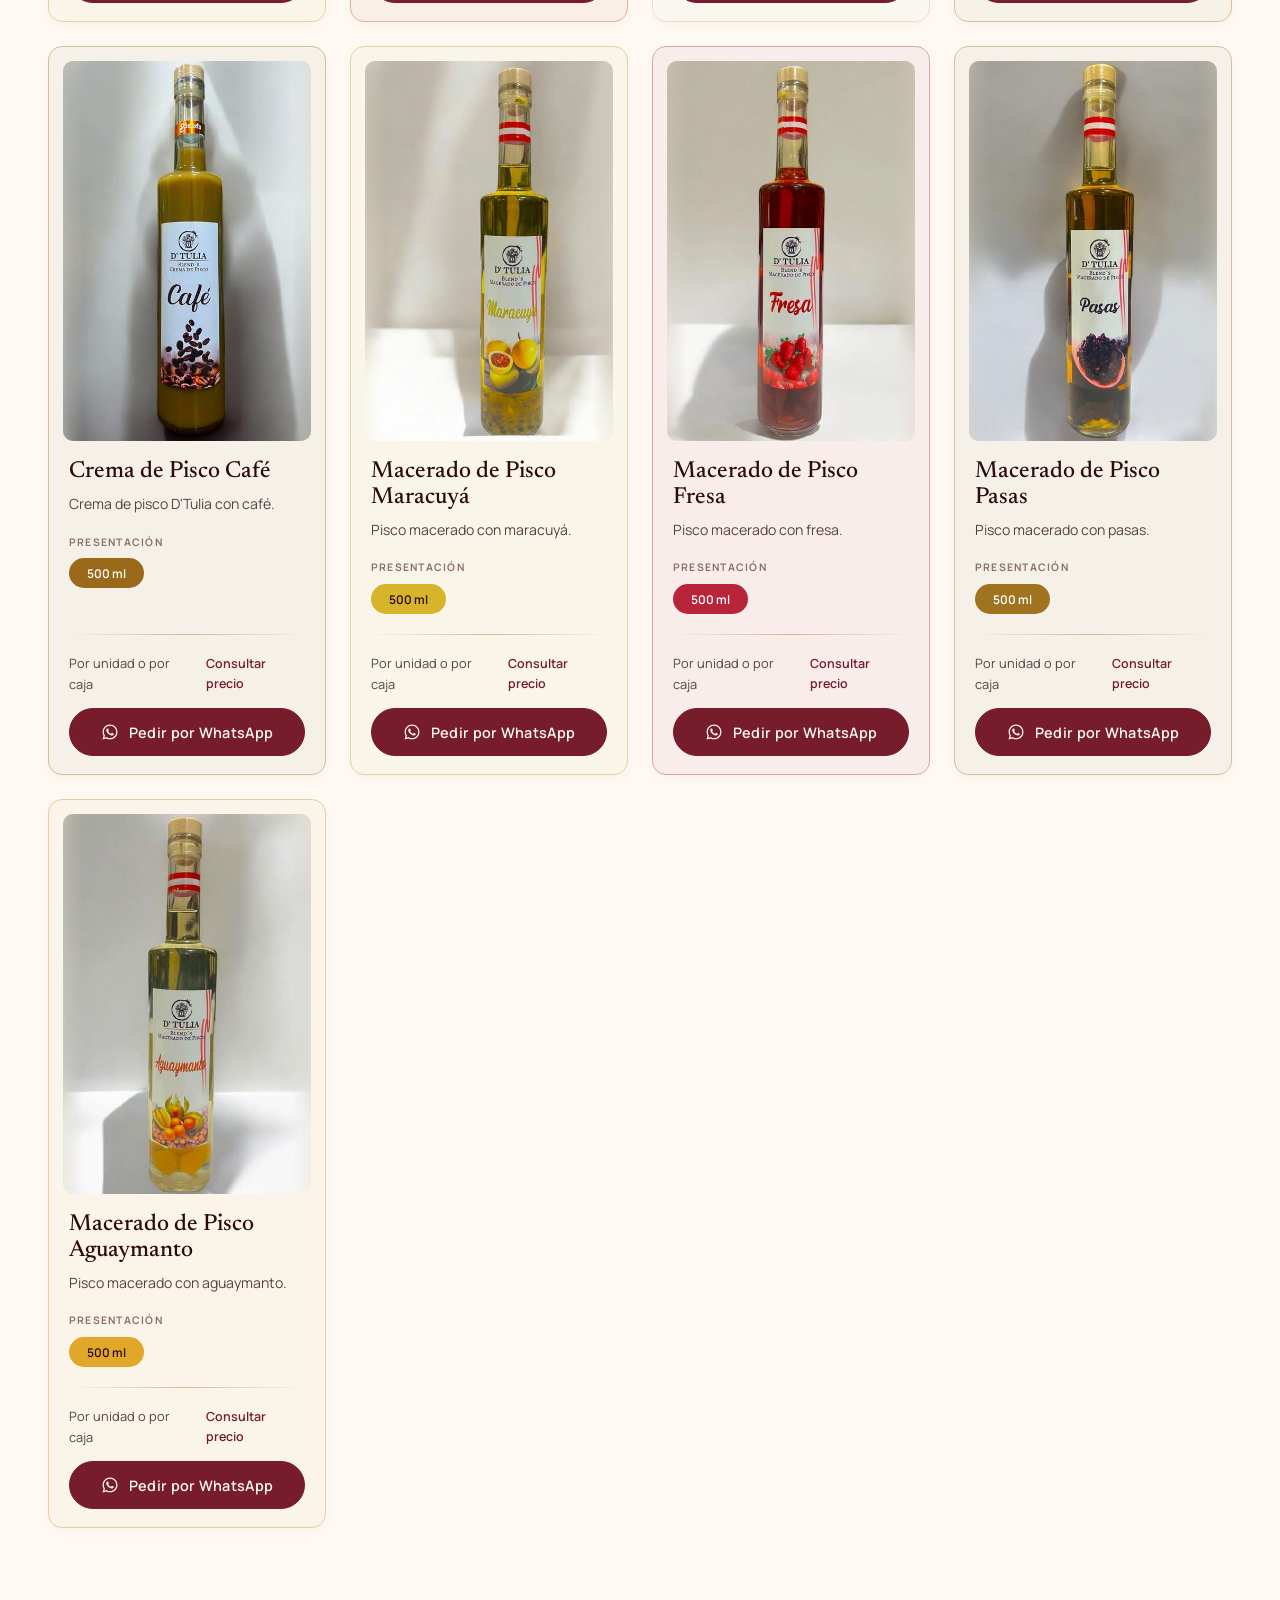
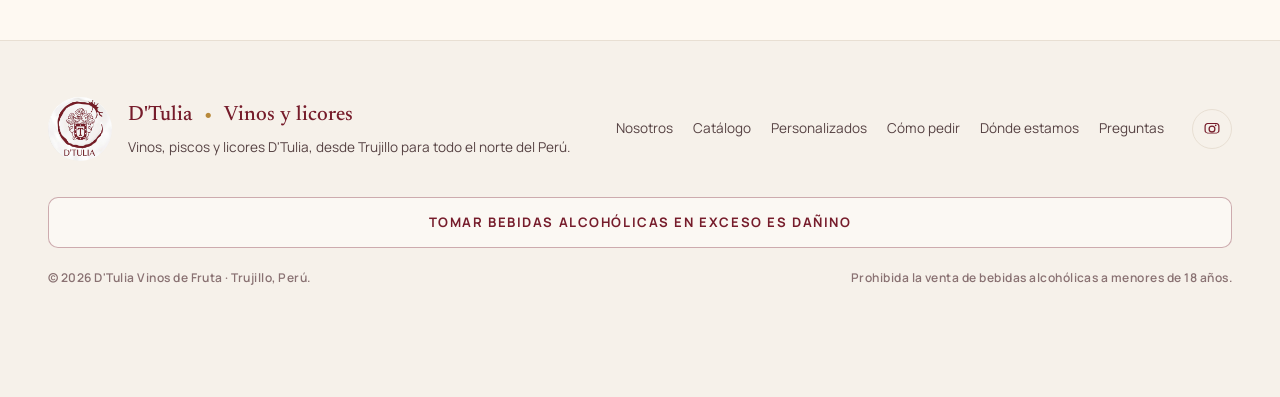
<file: catalogo.html>
<!doctype html>
<html lang="es">
<head>
  <meta charset="utf-8">
  <meta name="viewport" content="width=device-width, initial-scale=1">
  <title>Catálogo · D'Tulia · Vinos, piscos y licores</title>
  <meta name="description" content="Catálogo completo de D'Tulia: vinos, piscos, cremas y macerados de pisco, licores y jarabes. Busca, elige el formato y pide por WhatsApp.">
  <meta name="theme-color" content="#fef9f2">

  <!-- Vista previa al compartir el enlace (WhatsApp, Facebook). Al publicar, usar la URL completa de la imagen -->
  <meta property="og:type" content="website">
  <meta property="og:title" content="D'Tulia · Vinos, piscos y licores">
  <meta property="og:description" content="Vinos, piscos y licores D'Tulia desde Trujillo. Pide por WhatsApp.">
  <meta property="og:image" content="img/logo.jpg">
  <meta property="og:locale" content="es_PE">

  <link rel="icon" href="img/favicon.svg" type="image/svg+xml">
  <link rel="preconnect" href="https://fonts.googleapis.com">
  <link rel="preconnect" href="https://fonts.gstatic.com" crossorigin>
  <link href="https://fonts.googleapis.com/css2?family=Newsreader:ital,opsz,wght@0,6..72,400;0,6..72,500;1,6..72,400;1,6..72,500&family=Manrope:wght@400;500;600;700&display=swap" rel="stylesheet">
  <link rel="stylesheet" href="css/estilos.css">

  <script src="js/datos.js" defer></script>
  <script src="js/botellas.js" defer></script>
  <script src="js/main.js" defer></script>
</head>
<body>
  <div class="progreso-lectura" aria-hidden="true"></div>

  <!-- Aviso de mayoría de edad (Ley 28681) -->
  <div class="aviso-edad" id="aviso-edad" role="dialog" aria-modal="true" aria-labelledby="aviso-titulo" hidden>
    <div class="aviso-edad__caja">
      <img class="logo logo--aviso" src="img/logo.jpg" alt="D'Tulia" width="96" height="96">
      <p class="etiqueta etiqueta--oro">Bodega artesanal · Trujillo</p>
      <h2 id="aviso-titulo">¿Eres mayor de 18 años?</h2>
      <p>Bienvenido a D'Tulia. Para ver nuestros productos, confirma que tienes la edad legal para consumir bebidas alcohólicas.</p>
      <div class="aviso-edad__botones">
        <button class="boton boton--oro" id="edad-si">Sí, soy mayor de edad</button>
        <button class="boton boton--fantasma-claro" id="edad-no">No tengo 18</button>
      </div>
      <p class="aviso-edad__rechazo" id="edad-rechazo" hidden>Vuelve cuando cumplas 18. ¡Te esperamos!</p>
      <p class="aviso-edad__nota">
        <svg class="icono" aria-hidden="true"><use href="#i-escudo"/></svg>
        El consumo responsable es nuestra prioridad
      </p>
    </div>
  </div>

  <header class="cabecera" id="cabecera">
    <div class="contenedor cabecera__fila">
      <a href="index.html" class="marca" aria-label="D'Tulia, volver al inicio">
        <img class="logo" src="img/logo.jpg" alt="" width="44" height="44">
        D'Tulia
      </a>
      <nav class="menu" id="menu" aria-label="Principal">
        <a href="index.html#nosotros">Nosotros</a>
        <a href="catalogo.html" aria-current="page">Catálogo</a>
        <a href="index.html#personalizadas">Personalizados</a>
        <a href="index.html#como-pedir">Cómo pedir</a>
        <a href="index.html#donde">Dónde estamos</a>
        <a href="index.html#preguntas">Preguntas</a>
      </nav>
      <a class="boton boton--fantasma boton--pequeno cabecera__volver" href="index.html">
        <svg class="icono" aria-hidden="true"><use href="#i-izquierda"/></svg>
        <span class="cabecera__volver-largo">Volver al inicio</span>
        <span class="cabecera__volver-corto">Inicio</span>
      </a>
      <button class="menu-boton" id="menu-boton" aria-label="Abrir menú" aria-expanded="false" aria-controls="menu">
        <span></span><span></span>
      </button>
    </div>
  </header>

  <main class="pagina-catalogo">
    <div class="contenedor">
      <div class="revelar">
        <p class="etiqueta">Catálogo completo</p>
        <h1>Nuestro <em>catálogo</em></h1>
        <p class="pagina-catalogo__intro">Todos los vinos, piscos, cremas y macerados de pisco, licores y jarabes D'Tulia. Busca por nombre o filtra por categoría, elige el formato y el botón arma tu mensaje de WhatsApp.</p>
      </div>

      <div class="herramientas revelar">
        <label class="buscador">
          <span class="visualmente-oculto">Buscar productos</span>
          <svg class="icono" aria-hidden="true"><use href="#i-buscar"/></svg>
          <input type="search" id="buscador" placeholder="Busca maracuyá, rosé, pisco…" autocomplete="off">
        </label>
        <p class="contador" id="contador" aria-live="polite"></p>
      </div>
      <div class="deslizable deslizable--filtros">
        <div class="filtros revelar" id="filtros" role="tablist" aria-label="Filtrar por categoría"></div>
        <button type="button" class="pista-deslizar pista-deslizar--izq" data-direccion="-1" aria-label="Ver categorías anteriores"><svg class="icono" aria-hidden="true"><use href="#i-izquierda"/></svg></button>
        <button type="button" class="pista-deslizar pista-deslizar--der" data-direccion="1" aria-label="Ver más categorías"><svg class="icono" aria-hidden="true"><use href="#i-derecha"/></svg></button>
      </div>

      <div class="catalogo" id="catalogo"></div>
      <div class="sin-resultados" id="sin-resultados" hidden>
        <h2>No encontramos ese producto</h2>
        <p>Prueba con otra palabra o escríbenos: si lo tenemos, te lo confirmamos por WhatsApp.</p>
        <button type="button" class="boton boton--fantasma" id="limpiar-busqueda">Ver todos los productos</button>
      </div>
    </div>
  </main>

  <footer class="pie">
    <div class="contenedor">
      <div class="pie__fila">
        <div class="pie__marca">
          <img class="logo logo--pie" src="img/logo.jpg" alt="" width="64" height="64">
          <div>
            <span class="marca">D'Tulia <span class="pie__punto">•</span> Vinos y licores</span>
            <p class="pie__lema">Vinos, piscos y licores D'Tulia, desde Trujillo para todo el norte del Perú.</p>
          </div>
        </div>
        <div class="pie__derecha">
          <nav class="pie__menu" aria-label="Secciones">
            <a href="index.html#nosotros">Nosotros</a>
            <a href="catalogo.html">Catálogo</a>
            <a href="index.html#personalizadas">Personalizados</a>
            <a href="index.html#como-pedir">Cómo pedir</a>
            <a href="index.html#donde">Dónde estamos</a>
            <a href="index.html#preguntas">Preguntas</a>
          </nav>
          <nav class="pie__redes" id="redes" aria-label="Redes sociales"></nav>
        </div>
      </div>
      <p class="pie__legal">Tomar bebidas alcohólicas en exceso es dañino</p>
      <div class="pie__base">
        <p>© <span id="anio"></span> D'Tulia Vinos de Fruta · Trujillo, Perú.</p>
        <p>Prohibida la venta de bebidas alcohólicas a menores de 18 años.</p>
      </div>
    </div>
  </footer>

  <a class="whatsapp-flotante" href="#" data-whatsapp aria-label="Escríbenos por WhatsApp">
    <span class="whatsapp-flotante__globo"><span class="punto-vivo"></span>¡Pide tu vino aquí!</span>
    <span class="whatsapp-flotante__boton"><svg aria-hidden="true"><use href="#i-whatsapp"/></svg></span>
  </a>

  <!-- Iconos -->
  <svg width="0" height="0" style="position:absolute" aria-hidden="true">
    <symbol id="i-whatsapp" viewBox="0 0 24 24"><path fill="currentColor" d="M12.04 2C6.58 2 2.13 6.45 2.13 11.91c0 1.75.46 3.45 1.32 4.95L2.05 22l5.25-1.38a9.9 9.9 0 0 0 4.74 1.21c5.46 0 9.91-4.45 9.91-9.91S17.5 2 12.04 2Zm0 18.15c-1.48 0-2.93-.4-4.2-1.15l-.3-.18-3.12.82.83-3.04-.2-.31a8.2 8.2 0 0 1-1.26-4.38c0-4.54 3.7-8.23 8.24-8.23 4.54 0 8.23 3.69 8.23 8.23 0 4.54-3.69 8.24-8.22 8.24Zm4.52-6.16c-.25-.12-1.47-.72-1.69-.81-.23-.08-.39-.12-.56.13-.17.24-.64.8-.78.97-.14.17-.29.19-.54.06-.25-.12-1.05-.39-1.99-1.23-.74-.66-1.23-1.47-1.38-1.72-.14-.25-.02-.38.11-.51.11-.11.25-.29.37-.43.13-.15.17-.25.25-.42.08-.17.04-.31-.02-.43-.06-.12-.56-1.34-.76-1.84-.2-.48-.41-.42-.56-.43h-.48a.92.92 0 0 0-.67.31c-.23.25-.87.85-.87 2.07 0 1.22.89 2.4 1.01 2.57.12.17 1.75 2.67 4.24 3.74.59.26 1.05.41 1.41.52.59.19 1.13.16 1.56.1.48-.07 1.47-.6 1.67-1.18.21-.58.21-1.07.14-1.18-.06-.1-.22-.16-.47-.28Z"/></symbol>
    <symbol id="i-facebook" viewBox="0 0 24 24"><path fill="currentColor" d="M13.5 21v-7.5h2.53l.38-2.94H13.5V8.68c0-.85.24-1.43 1.46-1.43h1.56V4.62a21 21 0 0 0-2.27-.12c-2.25 0-3.79 1.37-3.79 3.9v2.16H7.92v2.94h2.54V21h3.04Z"/></symbol>
    <symbol id="i-instagram" viewBox="0 0 24 24"><path fill="currentColor" d="M12 7.3a4.7 4.7 0 1 0 0 9.4 4.7 4.7 0 0 0 0-9.4Zm0 7.75a3.05 3.05 0 1 1 0-6.1 3.05 3.05 0 0 1 0 6.1Zm4.9-8.97a1.1 1.1 0 1 0 0 2.2 1.1 1.1 0 0 0 0-2.2ZM21.95 8.1c-.05-1.1-.3-2.08-1.1-2.9-.8-.8-1.78-1.05-2.9-1.1C16.8 4.03 7.2 4.03 6.05 4.1c-1.1.05-2.08.3-2.9 1.1-.8.8-1.05 1.79-1.1 2.9-.07 1.15-.07 4.65 0 5.8.05 1.1.3 2.08 1.1 2.9.82.8 1.8 1.05 2.9 1.1 1.15.07 10.75.07 11.9 0 1.1-.05 2.08-.3 2.9-1.1.8-.82 1.05-1.8 1.1-2.9.07-1.15.07-4.64 0-5.8ZM20.1 15.4a2.4 2.4 0 0 1-1.35 1.35c-.94.37-3.16.29-4.2.29H9.45c-1.04 0-3.27.08-4.2-.29A2.4 2.4 0 0 1 3.9 15.4c-.37-.94-.29-3.16-.29-4.2s-.08-3.26.29-4.2A2.4 2.4 0 0 1 5.25 5.65c.94-.37 3.16-.29 4.2-.29h5.1c1.04 0 3.27-.08 4.2.29a2.4 2.4 0 0 1 1.35 1.35c.37.94.29 3.16.29 4.2s.08 3.26-.29 4.2Z"/></symbol>
    <symbol id="i-tiktok" viewBox="0 0 24 24"><path fill="currentColor" d="M16.6 5.82A4.28 4.28 0 0 1 15.54 3h-3.09v12.4a2.59 2.59 0 0 1-2.59 2.5 2.6 2.6 0 0 1-2.6-2.6c0-1.72 1.66-3.01 3.37-2.48V9.66c-3.45-.46-6.47 2.22-6.47 5.64 0 3.33 2.76 5.7 5.69 5.7 3.14 0 5.69-2.55 5.69-5.7V9.01a7.35 7.35 0 0 0 4.3 1.38V7.3s-1.88.09-3.24-1.48Z"/></symbol>
    <symbol id="i-abajo" viewBox="0 0 24 24"><path fill="none" stroke="currentColor" stroke-width="1.8" stroke-linecap="round" stroke-linejoin="round" d="M12 5v14m-6-6 6 6 6-6"/></symbol>
    <symbol id="i-derecha" viewBox="0 0 24 24"><path fill="none" stroke="currentColor" stroke-width="1.8" stroke-linecap="round" stroke-linejoin="round" d="M5 12h14m-6-6 6 6-6 6"/></symbol>
    <symbol id="i-izquierda" viewBox="0 0 24 24"><path fill="none" stroke="currentColor" stroke-width="1.8" stroke-linecap="round" stroke-linejoin="round" d="M19 12H5m6-6-6 6 6 6"/></symbol>
    <symbol id="i-buscar" viewBox="0 0 24 24"><circle cx="11" cy="11" r="6.5" fill="none" stroke="currentColor" stroke-width="1.8"/><path fill="none" stroke="currentColor" stroke-width="1.8" stroke-linecap="round" d="m16 16 4.5 4.5"/></symbol>
    <symbol id="i-escudo" viewBox="0 0 24 24"><path fill="none" stroke="currentColor" stroke-width="1.6" stroke-linejoin="round" d="M12 3 5 6v5c0 4.4 3 8.3 7 10 4-1.7 7-5.6 7-10V6l-7-3Z"/><path fill="none" stroke="currentColor" stroke-width="1.6" stroke-linecap="round" stroke-linejoin="round" d="m9 12 2 2 4-4"/></symbol>
    <symbol id="i-reloj" viewBox="0 0 24 24"><circle cx="12" cy="12" r="8.5" fill="none" stroke="currentColor" stroke-width="1.6"/><path fill="none" stroke="currentColor" stroke-width="1.6" stroke-linecap="round" d="M12 7.5V12l3 2"/></symbol>
    <symbol id="i-camion" viewBox="0 0 24 24"><path fill="none" stroke="currentColor" stroke-width="1.6" stroke-linejoin="round" d="M3 6.5h11v9H3zM14 9.5h4l3 3v3h-7z"/><circle cx="7" cy="17.5" r="1.8" fill="var(--papel, #fff)" stroke="currentColor" stroke-width="1.6"/><circle cx="17.5" cy="17.5" r="1.8" fill="var(--papel, #fff)" stroke="currentColor" stroke-width="1.6"/></symbol>
    <symbol id="i-telefono" viewBox="0 0 24 24"><rect x="7" y="2.5" width="10" height="19" rx="2.2" fill="none" stroke="currentColor" stroke-width="1.6"/><path stroke="currentColor" stroke-width="1.6" stroke-linecap="round" d="M11 18.5h2"/></symbol>
    <symbol id="i-tienda" viewBox="0 0 24 24"><path fill="none" stroke="currentColor" stroke-width="1.6" stroke-linejoin="round" d="M4 9.5 5.5 4h13L20 9.5M4 9.5h16M4 9.5c0 1.5 1.2 2.5 2.7 2.5S9.3 11 9.3 9.5c0 1.5 1.2 2.5 2.7 2.5s2.7-1 2.7-2.5c0 1.5 1.2 2.5 2.6 2.5 1.5 0 2.7-1 2.7-2.5M5.5 12v8h13v-8M10 20v-4.5h4V20"/></symbol>
  </svg>
</body>
</html>
</file>
<file: css/estilos.css>
/*
 * D'Tulia · landing page
 * Sistema de diseño del proyecto de Stitch "D'Tulia Fruit Wines Landing Page":
 * vino del logo sobre papel crema, oro artesanal de acento, Newsreader + Manrope.
 * Las fotos de las botellas tienen fondo blanco: se mezclan con "multiply" para que
 * el fondo tome el color de la superficie donde están.
 */

:root {
  /* Vinos */
  --vino: #761c2b;
  --vino-oscuro: #4a1019;
  --vino-profundo: #2b0a10;
  --vino-tenue: #f5e6e7;

  /* Papel */
  --fondo: #fef9f2;
  --crema: #f6f1ea;
  --papel: #fbf8f3;
  --arena: #f2ede6;
  --blanco: #ffffff;
  --borde: #e8dfd3;

  /* Oros */
  --oro: #b8893b;
  --oro-claro: #e2c48a;
  --oro-boton: #c9973f;
  --bronce: #7e5708;
  --bronce-oscuro: #614000;

  /* Texto */
  --texto: #2b0a10;
  --suave: #564243;
  --tenue: #897172;

  --serif: "Newsreader", Georgia, serif;
  --sans: "Manrope", system-ui, sans-serif;

  --radio: 14px;
  --sombra: 0 4px 18px -2px rgba(74, 16, 25, .04), 0 1px 3px 0 rgba(74, 16, 25, .02);
  --sombra-alta: 0 14px 34px -4px rgba(74, 16, 25, .1), 0 4px 8px -1px rgba(74, 16, 25, .04);
  --sombra-flotante: 0 24px 54px -10px rgba(43, 10, 16, .2), 0 8px 16px -2px rgba(43, 10, 16, .06);
  --gutter: 48px;
  --ancho: 1320px;
  --alto-cabecera: 76px;
  --curva: cubic-bezier(.22, .8, .24, 1);
  --salida: cubic-bezier(.16, 1, .3, 1);
}

*, *::before, *::after { box-sizing: border-box; }

html { scroll-behavior: smooth; scroll-padding-top: 80px; }

body {
  margin: 0;
  background: var(--fondo);
  color: var(--texto);
  font-family: var(--sans);
  font-size: 15px;
  line-height: 1.6;
  -webkit-font-smoothing: antialiased;
}

body.sin-scroll { overflow: hidden; }

img, svg { display: block; max-width: 100%; }

a { color: inherit; }

h1, h2, h3 {
  margin: 0;
  font-family: var(--serif);
  font-weight: 400;
  line-height: 1.12;
}

h2 { font-size: clamp(2rem, 3.4vw, 2.6rem); letter-spacing: -.015em; }
h3 { font-size: 1.4rem; font-weight: 500; }
h2 em, h1 em { font-style: italic; color: var(--oro); }
p { margin: 0; }

.contenedor { width: 100%; max-width: var(--ancho); margin: 0 auto; padding: 0 var(--gutter); }
.contenedor--angosto { max-width: 880px; }

.icono { width: 18px; height: 18px; flex: none; }

:focus-visible { outline: 2px solid var(--oro-claro); outline-offset: 3px; }

/* --- Piezas comunes --- */
.etiqueta {
  margin-bottom: 14px;
  font-size: .72rem;
  font-weight: 700;
  letter-spacing: .14em;
  text-transform: uppercase;
  color: var(--bronce);
}
.etiqueta--oro { color: var(--oro-claro); }

/* Solo para lectores de pantalla */
.visualmente-oculto {
  position: absolute;
  width: 1px;
  height: 1px;
  overflow: hidden;
  clip-path: inset(50%);
  white-space: nowrap;
}

.pastilla {
  display: inline-flex;
  align-items: center;
  gap: 8px;
  margin-bottom: 22px;
  padding: 6px 14px;
  border: 1px solid var(--borde);
  border-radius: 999px;
  background: var(--arena);
  font-size: .7rem;
  font-weight: 700;
  letter-spacing: .14em;
  text-transform: uppercase;
  color: var(--vino);
}
.pastilla__punto { width: 6px; height: 6px; border-radius: 50%; background: var(--oro); }

.punto-vivo {
  width: 8px;
  height: 8px;
  border-radius: 50%;
  background: #25d366;
  box-shadow: 0 0 0 3px rgba(37, 211, 102, .2);
}

/* Los puntos laten: un anillo del mismo color crece y se desvanece */
.pastilla__punto, .punto-vivo { position: relative; flex: none; }
.pastilla__punto::after, .punto-vivo::after {
  content: "";
  position: absolute;
  inset: 0;
  border-radius: 50%;
  background: inherit;
  animation: latido 2.2s cubic-bezier(0, 0, .2, 1) infinite;
}
@keyframes latido { 75%, 100% { transform: scale(2.8); opacity: 0; } }

.logo { border-radius: 50%; object-fit: cover; }

.marca {
  display: inline-flex;
  align-items: center;
  gap: 12px;
  font-family: var(--serif);
  font-size: 1.45rem;
  font-weight: 500;
  color: var(--vino);
  text-decoration: none;
}

.cabeza-centro { max-width: 640px; margin: 0 auto 56px; text-align: center; }
.cabeza-centro h2 { margin-bottom: 14px; }
.cabeza-centro > p:last-child { color: var(--suave); }

.cabeza-partida {
  display: grid;
  grid-template-columns: 1.2fr 1fr;
  align-items: end;
  gap: 24px 64px;
  margin-bottom: 56px;
}
.cabeza-partida > p { color: var(--suave); font-size: 1rem; }

/* --- Botones --- */
.boton {
  display: inline-flex;
  align-items: center;
  justify-content: center;
  gap: 10px;
  min-height: 48px;
  padding: 0 28px;
  border: 1px solid var(--vino);
  border-radius: 999px;
  background: var(--vino);
  color: var(--fondo);
  font: 600 .9rem var(--sans);
  letter-spacing: .02em;
  text-decoration: none;
  cursor: pointer;
  transition: background .25s, color .25s, border-color .25s, box-shadow .25s, transform .25s var(--curva);
}
.boton:hover { background: var(--vino-oscuro); border-color: var(--vino-oscuro); box-shadow: 0 0 0 2px var(--oro-claro); }
.boton:active { transform: scale(.98); }

.boton--pequeno { min-height: 38px; padding: 0 22px; font-size: .85rem; }
.boton--ancho { width: 100%; }

/* El relleno dorado entra de izquierda a derecha */
.boton--fantasma {
  --velo: rgba(184, 137, 59, .16);
  background: linear-gradient(var(--velo), var(--velo)) left / 0 100% no-repeat;
  border-color: var(--oro);
  color: var(--texto);
  transition: background-size .45s var(--salida), border-color .3s, color .3s, transform .25s var(--curva);
}
.boton--fantasma:hover {
  background: linear-gradient(var(--velo), var(--velo)) left / 100% 100% no-repeat;
  border-color: var(--bronce);
  color: var(--vino-profundo);
  box-shadow: none;
}

/* Botón con flecha: se eleva y la flecha rebota */
.boton--flecha:hover { transform: translateY(-2px); box-shadow: 0 0 0 2px var(--oro-claro), 0 14px 28px -10px rgba(118, 28, 43, .55); }
.boton--flecha:active { transform: translateY(0) scale(.98); }
.boton--flecha:hover .icono { animation: rebote .9s ease-in-out infinite; }
@keyframes rebote { 50% { transform: translateY(3px); } }

.boton--bronce { background: var(--bronce); border-color: var(--bronce); color: var(--fondo); }
.boton--bronce:hover { background: var(--bronce-oscuro); border-color: var(--bronce-oscuro); }

.boton--oro {
  background: linear-gradient(180deg, #d7a650, var(--oro-boton));
  border-color: var(--oro-boton);
  color: var(--vino-profundo);
}
.boton--oro:hover { background: var(--oro-claro); border-color: var(--oro-claro); box-shadow: none; }

.boton--fantasma-claro { background: transparent; border-color: rgba(246, 241, 234, .3); color: var(--crema); }
.boton--fantasma-claro:hover { background: rgba(246, 241, 234, .08); border-color: var(--crema); box-shadow: none; }

/* --- Aviso de edad --- */
.aviso-edad {
  position: fixed;
  inset: 0;
  z-index: 100;
  display: grid;
  place-items: center;
  padding: 20px;
  background: rgba(106, 24, 40, .82);
  backdrop-filter: blur(14px);
  -webkit-backdrop-filter: blur(14px);
  transition: opacity .4s;
}
.aviso-edad[hidden] { display: none; }
.aviso-edad--saliendo { opacity: 0; }
.aviso-edad__caja {
  width: 100%;
  max-width: 440px;
  padding: 36px 32px 24px;
  border: 1px solid rgba(184, 137, 59, .35);
  border-radius: var(--radio);
  background: linear-gradient(135deg, #3d0b16, #4a1019 60%, #521a1a);
  box-shadow: var(--sombra-flotante);
  color: var(--crema);
  text-align: center;
}
.logo--aviso { width: 88px; height: 88px; margin: 0 auto 20px; box-shadow: 0 0 0 3px rgba(184, 137, 59, .45); }
.aviso-edad h2 { font-size: 2rem; margin-bottom: 12px; }
.aviso-edad__caja > p { color: rgba(246, 241, 234, .75); font-size: .92rem; }
.aviso-edad__caja .etiqueta { margin-bottom: 8px; }
.aviso-edad__botones { display: grid; grid-template-columns: 1fr 1fr; gap: 10px; margin-top: 26px; }
.aviso-edad__botones .boton { padding: 0 16px; }
.aviso-edad__rechazo { margin-top: 16px; font-style: italic; }
.aviso-edad__nota {
  display: flex;
  align-items: center;
  justify-content: center;
  gap: 6px;
  margin-top: 22px;
  padding-top: 16px;
  border-top: 1px solid rgba(246, 241, 234, .12);
  font-size: .75rem;
}
.aviso-edad__nota .icono { width: 14px; height: 14px; color: var(--oro-claro); }

/* --- Cabecera --- */
/* Arriba de todo la cabecera es transparente; al bajar se vuelve de cristal */
.cabecera {
  position: fixed;
  inset: 0 0 auto;
  z-index: 50;
  background: rgba(254, 249, 242, 0);
  transition: background .4s, box-shadow .4s, backdrop-filter .4s;
}
.cabecera--solida {
  background: rgba(254, 249, 242, .85);
  backdrop-filter: blur(12px);
  -webkit-backdrop-filter: blur(12px);
  box-shadow: 0 4px 18px -2px rgba(74, 16, 25, .06), 0 1px 0 var(--borde);
}

/* Línea de progreso de lectura, en el borde superior de la ventana */
.progreso-lectura {
  position: fixed;
  inset: 0 0 auto;
  z-index: 60;
  height: 3px;
  background: linear-gradient(90deg, var(--vino), var(--oro));
  transform: scaleX(var(--avance, 0));
  transform-origin: left;
  will-change: transform;
  pointer-events: none;
}

/* Botón "Volver al inicio" de las páginas internas */
.cabecera__volver { display: inline-flex; align-items: center; gap: 6px; white-space: nowrap; }
.cabecera__volver .icono { width: 16px; height: 16px; transition: transform .3s var(--salida); }
.cabecera__volver:hover .icono { transform: translate3d(-3px, 0, 0); }
.cabecera__volver-corto { display: none; }
.menu a[aria-current="page"] { color: var(--vino); }
.menu a[aria-current="page"]::after { transform: scaleX(1); }
.cabecera__fila { display: flex; align-items: center; gap: 32px; height: var(--alto-cabecera); }
.cabecera .marca { margin-right: auto; }
.cabecera .logo { width: 44px; height: 44px; }

.menu { display: flex; gap: 28px; }
.menu a {
  position: relative;
  font-size: .88rem;
  font-weight: 500;
  color: var(--suave);
  text-decoration: none;
  transition: color .2s;
}
.menu a::after {
  content: "";
  position: absolute;
  left: 0; right: 0; bottom: -6px;
  height: 1px;
  background: var(--oro);
  transform: scaleX(0);
  transform-origin: left;
  transition: transform .3s var(--curva);
}
.menu a:hover { color: var(--vino); }
.menu a:hover::after { transform: scaleX(1); }

.menu-boton {
  display: none;
  width: 44px;
  height: 44px;
  padding: 0;
  border: 0;
  background: none;
  color: var(--vino);
  cursor: pointer;
}
.menu-boton span {
  display: block;
  width: 22px;
  height: 1.5px;
  margin: 6px auto;
  background: currentColor;
  transition: transform .3s var(--curva);
}
.cabecera--abierta .menu-boton span:first-child { transform: translateY(3.75px) rotate(45deg); }
.cabecera--abierta .menu-boton span:last-child { transform: translateY(-3.75px) rotate(-45deg); }

/* --- Portada --- */
/*
 * La portada entra completa en la primera pantalla: arranca a 20px de la cabecera
 * y la vitrina toma el alto que queda, sin pasarse del ancho de su columna.
 */
.portada {
  --aire: 20px;
  --pie: 32px;
  padding: calc(var(--alto-cabecera) + var(--aire)) 0 var(--pie);
  background: radial-gradient(ellipse at 80% 30%, rgba(184, 137, 59, .1), transparent 55%), var(--fondo);
}
.portada__rejilla {
  container-type: inline-size;
  display: grid;
  grid-template-columns: 1.15fr 1fr;
  gap: 64px;
}

/* Texto arriba, cifras abajo: la línea de las cifras queda alineada con el pie de la vitrina */
.portada__texto { display: flex; flex-direction: column; align-items: flex-start; }
.portada .pastilla { margin-bottom: 18px; }
.portada h1 {
  font-size: clamp(2.4rem, 4.2vw, 3.3rem);
  line-height: 1.1;
  letter-spacing: -.02em;
}
.portada__bajada { max-width: 520px; margin-top: 16px; font-size: 1.05rem; line-height: 1.65; color: var(--suave); }
.portada__acciones { display: flex; flex-wrap: wrap; gap: 14px; margin: 26px 0 32px; }

.portada__datos {
  align-self: stretch;
  display: grid;
  grid-template-columns: repeat(3, 1fr);
  margin: auto 0 0;
  padding: 20px 0 0;
  list-style: none;
  border-top: 1px solid var(--borde);
}
.portada__datos li {
  padding: 0 20px;
  border-left: 1px solid var(--borde);
  font-size: .8rem;
  color: var(--suave);
  transition: transform .35s var(--salida);
}
.portada__datos li:first-child { padding-left: 0; border-left: 0; }
.portada__datos li:hover { transform: translateY(-3px); }
.portada__datos strong {
  display: block;
  margin-bottom: 4px;
  font-family: var(--serif);
  font-size: 1.4rem;
  font-weight: 500;
  font-variant-numeric: tabular-nums;
  color: var(--vino);
  transition: color .3s;
}
.portada__datos li:hover strong { color: var(--bronce); }

.portada__vitrina {
  position: relative;
  justify-self: end;
  margin: 0;
  height: clamp(420px, calc(100vh - var(--alto-cabecera) - var(--aire) - var(--pie)), 760px);
  height: clamp(420px, calc(100svh - var(--alto-cabecera) - var(--aire) - var(--pie)), 760px);
  /* 100cqw es el ancho de la rejilla: la columna derecha es 1/2.15 de lo que queda sin el espacio */
  max-height: calc((100cqw - 64px) / 2.15 * 1.25);
  aspect-ratio: 4 / 5;
  border-radius: var(--radio);
  background:
    radial-gradient(ellipse at 50% 38%, #fffdf9 0%, #f4e9dc 55%, #e9d9c6 100%);
  box-shadow: var(--sombra-flotante);
}
.portada__fotos { position: absolute; inset: 0; overflow: hidden; border-radius: inherit; }
/* Fondo blanco de la foto → se funde con la vitrina */
.portada__foto {
  position: absolute;
  bottom: 9%;
  width: auto;
  mix-blend-mode: multiply;
  -webkit-mask-image: linear-gradient(to bottom, #000 90%, transparent), linear-gradient(to right, transparent, #000 15%, #000 85%, transparent);
  -webkit-mask-composite: source-in;
  mask-image: linear-gradient(to bottom, #000 90%, transparent), linear-gradient(to right, transparent, #000 15%, #000 85%, transparent);
  mask-composite: intersect;
  transition: translate .9s var(--salida);
}
/* --px y --py (de -1 a 1) los pone main.js según el mouse: la botella del frente se mueve más */
.portada__foto { will-change: transform, translate; }
.portada__foto--centro {
  left: 50%;
  height: 80%;
  translate: calc(-50% + var(--px, 0) * 14px) calc(var(--py, 0) * 8px);
  z-index: 2;
  animation: flotar 6s ease-in-out infinite;
}
.portada__foto--izq { left: 4%; height: 66%; translate: calc(var(--px, 0) * 6px) calc(var(--py, 0) * 4px); animation: flotar 7s ease-in-out -2s infinite; }
.portada__foto--der { right: 4%; height: 66%; translate: calc(var(--px, 0) * 6px) calc(var(--py, 0) * 4px); animation: flotar 8s ease-in-out -4s infinite; }

.portada__leyenda {
  position: absolute;
  left: 0; right: 0; bottom: 0;
  z-index: 3;
  /* A la izquierda deja sitio al sello, que se monta sobre la esquina */
  padding: 48px 24px 22px 100px;
  border-radius: 0 0 var(--radio) var(--radio);
  background: linear-gradient(to top, rgba(43, 10, 16, .82), transparent);
  color: var(--crema);
}
.portada__leyenda .etiqueta { display: block; margin-bottom: 2px; }
.portada__leyenda em { font-family: var(--serif); font-size: 1.35rem; }

.sello {
  position: absolute;
  left: -34px;
  bottom: 36px;
  z-index: 4;
  display: grid;
  place-content: center;
  width: 112px;
  height: 112px;
  border: 1px solid var(--oro);
  border-radius: 50%;
  background: var(--papel);
  box-shadow: var(--sombra-alta), inset 0 0 0 5px var(--papel), inset 0 0 0 6px rgba(184, 137, 59, .5);
  text-align: center;
  line-height: 1.1;
  color: var(--vino);
  transform: rotate(-8deg);
  /* --giro lo pone main.js según el scroll: el sello gira despacio al bajar */
  rotate: calc(var(--giro, 0) * 1deg);
  will-change: transform, rotate;
}
.sello > span { font-size: .55rem; font-weight: 700; letter-spacing: .16em; text-transform: uppercase; color: var(--bronce); }
.sello strong { font-family: var(--serif); font-size: .8rem; font-weight: 500; letter-spacing: .08em; text-transform: uppercase; }
.sello em { font-family: var(--serif); font-size: 1.6rem; }

@keyframes flotar {
  0%, 100% { transform: translateY(0); }
  50% { transform: translateY(-10px); }
}

/*
 * Entrada: el título emerge de su máscara y se enfoca línea por línea, el resto sube
 * en cascada, la vitrina se asienta y el sello entra con un rebote elástico.
 */
.portada__texto > * { animation: subir .6s var(--salida) both; }
.portada__texto > :nth-child(3) { animation-delay: .35s; }
.portada__texto > :nth-child(4) { animation-delay: .45s; }
.portada__texto > :nth-child(5) { animation-delay: .55s; }
.portada h1 { animation: none; }
.portada h1 .linea {
  display: block;
  overflow: hidden;
  /* Holgura para que la máscara no corte la cola de la "p" y la "y" */
  padding-bottom: .12em;
  margin-bottom: -.12em;
}
.portada h1 .linea > span { display: inline-block; animation: emerger 1.1s cubic-bezier(.22, 1, .36, 1) .1s both; will-change: transform, filter; }
.portada h1 .linea + .linea > span { animation-delay: .22s; }
.portada__vitrina { animation: asentar .9s var(--salida) .15s both; }
.sello { animation: sellar 1.3s cubic-bezier(.34, 1.56, .64, 1) .7s both; }

/* Mientras el aviso de edad está abierto, la portada espera para no animarse a escondidas */
.sin-scroll .portada,
.sin-scroll .portada * { animation-play-state: paused; }

@keyframes subir { from { opacity: 0; transform: translate3d(0, 20px, 0); } }
@keyframes emerger { from { transform: translate3d(0, 100%, 0); filter: blur(8px); } }
@keyframes asentar { from { opacity: 0; transform: scale(.96); } }
@keyframes sellar { from { opacity: 0; transform: scale(.6) rotate(-60deg); } }

/* --- Franja --- */
.franja { overflow: hidden; padding: 16px 0; background: var(--vino); color: var(--crema); }
.franja__pista { display: flex; width: max-content; animation: deslizar 45s linear infinite; }
.franja span { padding: 0 26px; font-family: var(--serif); font-style: italic; font-size: 1.3rem; white-space: nowrap; }
.franja span::after { content: "◆"; margin-left: 52px; font-style: normal; font-size: .6rem; vertical-align: middle; color: var(--oro-claro); }

@keyframes deslizar { to { transform: translateX(-50%); } }

/* --- Secciones --- */
.seccion { padding: 112px 0; }
.seccion--papel { --fondo-seccion: var(--crema); background: var(--crema); }
.seccion--vino { background: var(--vino); color: var(--crema); }
.seccion--vino .cabeza-centro > p:last-child { color: rgba(246, 241, 234, .75); }

/* --- Nosotros --- */
.nosotros { display: grid; grid-template-columns: 1.2fr 1fr; gap: 40px 64px; align-items: stretch; }

.pasos-fabrica { display: grid; gap: 16px; margin: 0; padding: 0; list-style: none; }
.pasos-fabrica li {
  display: flex;
  gap: 22px;
  padding: 26px 28px;
  border: 1px solid var(--borde);
  border-radius: var(--radio);
  background: var(--papel);
  box-shadow: var(--sombra);
  transition: box-shadow .3s, transform .3s var(--curva);
}
.pasos-fabrica li:hover { box-shadow: var(--sombra-alta); transform: translateY(-2px); }
.pasos-fabrica__num {
  flex: none;
  width: 44px;
  font-family: var(--serif);
  font-size: 2.2rem;
  line-height: 1;
  color: var(--oro);
}
.pasos-fabrica h3 { margin-bottom: 6px; color: var(--vino); }
.pasos-fabrica p { color: var(--suave); }

.nosotros__vitrina {
  position: relative;
  margin: 0;
  min-height: 420px;
  overflow: hidden;
  border-radius: 180px 180px var(--radio) var(--radio);
  background: radial-gradient(ellipse at 50% 35%, #fffaf2, #f1e3cf 60%, #e6d2b8);
  box-shadow: var(--sombra-alta);
}
.nosotros__vitrina img {
  position: absolute;
  left: 50%;
  bottom: 12%;
  height: 78%;
  width: auto;
  translate: -50% 0;
  mix-blend-mode: multiply;
  -webkit-mask-image: linear-gradient(to bottom, #000 90%, transparent);
  mask-image: linear-gradient(to bottom, #000 90%, transparent);
}
.nosotros__vitrina figcaption {
  position: absolute;
  left: 0; right: 0; bottom: 0;
  padding: 48px 28px 22px;
  background: linear-gradient(to top, rgba(43, 10, 16, .8), transparent);
  color: var(--crema);
}
.nosotros__vitrina .etiqueta { display: block; margin-bottom: 2px; }
.nosotros__vitrina em { font-family: var(--serif); font-size: 1.3rem; }

/* --- Cabecera del catálogo: título a la izquierda, botón a la derecha --- */
.cabeza-catalogo {
  display: flex;
  flex-wrap: wrap;
  align-items: flex-end;
  justify-content: space-between;
  gap: 24px 48px;
  margin-bottom: 36px;
}
.cabeza-catalogo > div { max-width: 620px; }
.cabeza-catalogo h2 { margin-bottom: 12px; }
.cabeza-catalogo > div > p:last-child { color: var(--suave); }

/* Botón que se llena de vino de izquierda a derecha; la flecha avanza */
.boton--llenar {
  position: relative;
  overflow: hidden;
  isolation: isolate;
  background: transparent;
  color: var(--vino);
  min-height: 52px;
  padding: 0 30px;
  font-size: .95rem;
}
.boton--llenar::before {
  content: "";
  position: absolute;
  inset: 0;
  z-index: -1;
  background: var(--vino);
  transform: scaleX(0);
  transform-origin: left;
  transition: transform .5s var(--salida);
}
.boton--llenar:hover { background: transparent; color: var(--fondo); box-shadow: 0 14px 28px -12px rgba(118, 28, 43, .6); }
.boton--llenar:hover::before { transform: scaleX(1); }
.boton--llenar .icono { transition: transform .4s var(--salida); }
.boton--llenar:hover .icono { transform: translate3d(5px, 0, 0); }

/* --- Filtros: la píldora de color se desliza hasta la categoría elegida --- */
.filtros { position: relative; display: flex; flex-wrap: wrap; gap: 8px; margin-bottom: 32px; }
.filtros[hidden] { display: none; }
.filtros button {
  position: relative;
  z-index: 1;
  min-height: 38px;
  padding: 0 20px;
  border: 1px solid var(--borde);
  border-radius: 999px;
  background: var(--papel);
  color: var(--texto);
  font: 600 .85rem var(--sans);
  cursor: pointer;
  transition: color .35s, border-color .35s, background .35s;
}
.filtros button:hover { border-color: var(--oro); }
.filtros button[aria-selected="true"] { background: transparent; border-color: transparent; color: var(--blanco); }
.filtros__indicador {
  position: absolute;
  top: 0;
  left: 0;
  border-radius: 999px;
  background: var(--vino);
  box-shadow: 0 8px 18px -8px rgba(118, 28, 43, .6);
  transition: transform .5s var(--salida), width .5s var(--salida), height .5s var(--salida);
  will-change: transform, width;
  pointer-events: none;
}
/* Sin JS de indicador (antes de medir), el botón activo se pinta solo */
.filtros:not(.filtros--medidos) button[aria-selected="true"] { background: var(--vino); }

.catalogo { display: grid; grid-template-columns: repeat(4, 1fr); gap: 24px; }

/*
 * --- Flechas flotantes que invitan a deslizar ---
 * main.js marca la caja con deslizable--izq / deslizable--der cuando hay más contenido
 * hacia ese lado; al llegar al final, la flecha de ese lado se va.
 */
.deslizable { position: relative; }
.deslizable--filtros { margin-bottom: 32px; }
.deslizable--filtros .filtros { margin-bottom: 0; }
.pista-deslizar {
  position: absolute;
  top: 50%;
  z-index: 3;
  display: grid;
  place-items: center;
  width: 34px;
  height: 34px;
  padding: 0;
  border: 1px solid rgba(184, 137, 59, .6);
  border-radius: 50%;
  background: rgba(254, 249, 242, .92);
  -webkit-backdrop-filter: blur(6px);
  backdrop-filter: blur(6px);
  box-shadow: 0 6px 16px -6px rgba(74, 16, 25, .4);
  color: var(--vino);
  cursor: pointer;
  translate: 0 -50%;
  opacity: 0;
  visibility: hidden;
  transition: opacity .3s, visibility .3s, transform .2s var(--salida);
}
.pista-deslizar:active { transform: scale(.88); }
.pista-deslizar .icono { width: 16px; height: 16px; }
.pista-deslizar--izq { left: 6px; }
.pista-deslizar--der { right: 6px; }
.pista-deslizar--izq .icono { animation: empujar-izq 1.4s ease-in-out infinite; }
.pista-deslizar--der .icono { animation: empujar-der 1.4s ease-in-out infinite; }
.deslizable--izq > .pista-deslizar--izq,
.deslizable--der > .pista-deslizar--der { opacity: 1; visibility: visible; }
@keyframes empujar-izq { 50% { transform: translate3d(-4px, 0, 0); } }
@keyframes empujar-der { 50% { transform: translate3d(4px, 0, 0); } }

/* En la fila de categorías la orilla se desvanece detrás de la flecha */
.deslizable--filtros::before,
.deslizable--filtros::after {
  content: "";
  position: absolute;
  top: 0;
  bottom: 0;
  z-index: 2;
  width: 64px;
  opacity: 0;
  pointer-events: none;
  transition: opacity .3s;
}
.deslizable--filtros::before { left: 0; background: linear-gradient(to left, transparent, var(--fondo-seccion, var(--fondo)) 70%); }
.deslizable--filtros::after { right: 0; background: linear-gradient(to right, transparent, var(--fondo-seccion, var(--fondo)) 70%); }
.deslizable--izq.deslizable--filtros::before,
.deslizable--der.deslizable--filtros::after { opacity: 1; }

/* En el carrusel la flecha es más grande y va a la altura de la foto */
.carrusel > .pista-deslizar { top: 204px; width: 42px; height: 42px; }
.carrusel > .pista-deslizar .icono { width: 18px; height: 18px; }

/* --- Carrusel de una fila: se desliza con el dedo de forma nativa (scroll + snap) --- */
.carrusel { position: relative; }
.catalogo--carrusel {
  --visibles: 4;
  display: flex;
  gap: 24px;
  /* Aire arriba y abajo para que la elevación y la sombra del hover no se corten */
  margin: -14px 0;
  padding: 14px 0;
  overflow-x: auto;
  overscroll-behavior-x: contain;
  scroll-snap-type: x mandatory;
  scrollbar-width: none;
}
.catalogo--carrusel::-webkit-scrollbar { display: none; }
.catalogo--carrusel > .tarjeta { flex: 0 0 calc((100% - (var(--visibles) - 1) * 24px) / var(--visibles)); scroll-snap-align: start; }
.catalogo--arrastrando { scroll-snap-type: none; cursor: grabbing; user-select: none; }
.catalogo--arrastrando .tarjeta { pointer-events: none; }

.carrusel__controles { display: flex; align-items: center; gap: 20px; margin-top: 32px; }
.carrusel__barra { position: relative; flex: 1; height: 2px; overflow: hidden; border-radius: 2px; background: var(--borde); }
.carrusel__avance {
  position: absolute;
  inset: 0 auto 0 0;
  width: var(--ancho-avance, 25%);
  border-radius: inherit;
  background: linear-gradient(90deg, var(--vino), var(--oro));
  transform: translate3d(var(--paso-avance, 0%), 0, 0);
  transition: transform .45s var(--salida), width .45s var(--salida);
  will-change: transform;
}
.carrusel__flechas { display: flex; gap: 10px; }
.carrusel__flecha {
  display: grid;
  place-items: center;
  width: 48px;
  height: 48px;
  padding: 0;
  border: 1px solid var(--oro);
  border-radius: 50%;
  background: var(--papel);
  color: var(--vino);
  cursor: pointer;
  transition: background .3s, color .3s, border-color .3s, transform .2s var(--salida), opacity .3s;
}
.carrusel__flecha:hover { background: var(--vino); border-color: var(--vino); color: var(--fondo); }
.carrusel__flecha:active { transform: scale(.9); }
.carrusel__flecha:disabled { opacity: .35; cursor: default; background: var(--papel); border-color: var(--borde); color: var(--tenue); }
.carrusel__flecha .icono { width: 20px; height: 20px; }

/* Al cambiar de categoría las tarjetas salen y vuelven a entrar */
.catalogo--saliendo > .tarjeta { opacity: 0; transform: translate3d(0, 12px, 0) scale(.96); transition: opacity .25s, transform .25s var(--curva); }
.tarjeta--entrando { animation: entrar-tarjeta .55s var(--salida) both; animation-delay: calc(var(--orden, 0) * 70ms); }
@keyframes entrar-tarjeta { from { opacity: 0; transform: translate3d(0, 16px, 0) scale(.96); } }

/* --- Página de catálogo completo --- */
.pagina-catalogo { padding: calc(var(--alto-cabecera) + 48px) 0 112px; }
.pagina-catalogo h1 { font-size: clamp(2.4rem, 4.6vw, 3.6rem); margin-bottom: 14px; }
.pagina-catalogo__intro { max-width: 620px; margin-bottom: 36px; color: var(--suave); }
.herramientas {
  display: flex;
  flex-wrap: wrap;
  align-items: center;
  justify-content: space-between;
  gap: 16px 24px;
  margin-bottom: 24px;
}
.buscador { position: relative; flex: 1 1 340px; max-width: 460px; }
.buscador .icono { position: absolute; left: 18px; top: 50%; translate: 0 -50%; color: var(--tenue); pointer-events: none; }
.buscador input {
  width: 100%;
  min-height: 52px;
  padding: 0 20px 0 48px;
  border: 1px solid var(--borde);
  border-radius: 999px;
  background: var(--papel);
  color: var(--texto);
  font: 500 .95rem var(--sans);
  transition: border-color .3s, box-shadow .3s;
}
.buscador input::placeholder { color: var(--tenue); }
.buscador input:focus { outline: none; border-color: var(--oro); box-shadow: 0 0 0 4px rgba(184, 137, 59, .15); }
.contador { font-size: .9rem; color: var(--suave); }
.contador strong { font-family: var(--serif); font-size: 1.25rem; font-weight: 500; color: var(--vino); }
.sin-resultados { padding: 64px 20px; text-align: center; color: var(--suave); }
.sin-resultados[hidden] { display: none; }
.sin-resultados h2 { margin-bottom: 10px; font-size: 1.8rem; color: var(--vino-profundo); }
.sin-resultados .boton { margin-top: 20px; }

.tarjeta {
  --acento: var(--vino);
  display: flex;
  flex-direction: column;
  padding: 14px;
  border: 1px solid color-mix(in srgb, var(--acento) 30%, var(--borde));
  border-radius: var(--radio);
  background: color-mix(in srgb, var(--acento) 5%, var(--papel));
  box-shadow: var(--sombra);
  transition: transform .6s var(--salida), box-shadow .6s var(--salida), border-color .6s;
}
.tarjeta[hidden] { display: none; }
/* Hover: se eleva, el borde se ilumina en dorado y la botella se acerca despacio */
.tarjeta:hover {
  transform: translate3d(0, -8px, 0);
  border-color: color-mix(in srgb, var(--oro) 70%, var(--acento));
  box-shadow: 0 0 0 1px rgba(184, 137, 59, .35), 0 22px 44px -16px rgba(74, 16, 25, .3), 0 0 32px -8px rgba(184, 137, 59, .35);
}

.tarjeta__escena {
  position: relative;
  display: grid;
  place-items: end center;
  height: 300px;
  overflow: hidden;
  padding-top: 40px;
  border-radius: 10px;
  background:
    radial-gradient(circle at 50% 62%, #fffdfa 0%, transparent 62%),
    color-mix(in srgb, var(--acento) 14%, #f4ece1);
}
.tarjeta__perfil {
  position: absolute;
  top: 12px;
  left: 12px;
  z-index: 2;
  padding: 4px 12px;
  border-radius: 999px;
  background: color-mix(in srgb, var(--acento) 22%, var(--papel));
  font-size: .65rem;
  font-weight: 700;
  letter-spacing: .12em;
  text-transform: uppercase;
  color: var(--vino-profundo);
}
/* Foto completa de la botella; a los lados, la misma foto desenfocada rellena el espacio */
.tarjeta__escena--foto { place-items: stretch center; height: 380px; padding: 0; }
.tarjeta__escena--foto::before {
  content: "";
  position: absolute;
  inset: -24px;
  background: var(--foto, none) center / cover;
  filter: blur(22px);
  opacity: .85;
}
.tarjeta__foto {
  position: relative;
  height: 100%;
  width: auto;
  aspect-ratio: 2 / 3;
  object-fit: cover;
  -webkit-mask-image: linear-gradient(to right, transparent, #000 8%, #000 92%, transparent);
  mask-image: linear-gradient(to right, transparent, #000 8%, #000 92%, transparent);
  transition: opacity .16s, transform 1.4s var(--salida);
}
.tarjeta__escena--cambiando .tarjeta__foto { opacity: 0; }
.tarjeta:hover .tarjeta__foto { transform: scale(1.07); }
/* Destello diagonal que cruza la foto al pasar el mouse */
.tarjeta__escena::after {
  content: "";
  position: absolute;
  inset: 0;
  z-index: 1;
  background: linear-gradient(115deg, transparent 35%, rgba(255, 250, 240, .5) 50%, transparent 65%);
  transform: translate3d(-110%, 0, 0);
  pointer-events: none;
}
.tarjeta:hover .tarjeta__escena::after { transform: translate3d(110%, 0, 0); transition: transform 1s var(--salida); }

.tarjeta__botella { width: 100px; transition: opacity .16s, transform .3s var(--curva); }
.tarjeta__botella--cambiando { opacity: 0; transform: translateY(8px) scale(.96); }

.tarjeta__cuerpo { display: flex; flex-direction: column; flex: 1; padding: 18px 6px 4px; }
.tarjeta h3 { margin-bottom: 8px; font-size: 1.45rem; color: var(--vino-profundo); }
.tarjeta__descripcion { font-size: .88rem; color: var(--suave); }

.tarjeta__rotulo {
  margin-top: 18px;
  font-size: .65rem;
  font-weight: 700;
  letter-spacing: .12em;
  text-transform: uppercase;
  color: var(--tenue);
}
/* Todas las presentaciones en una fila, repartidas en partes iguales */
.tarjeta__tamanos { display: grid; grid-auto-flow: column; grid-auto-columns: minmax(0, 1fr); gap: 4px; margin-top: 8px; }
.tarjeta__tamanos button {
  min-height: 30px;
  padding: 0 2px;
  white-space: nowrap;
  border: 1px solid var(--borde);
  border-radius: 999px;
  background: var(--papel);
  color: var(--texto);
  font: 600 .75rem var(--sans);
  cursor: pointer;
  transition: border-color .2s, background .2s, color .2s;
}
.tarjeta__tamanos button:hover { border-color: var(--acento); }
.tarjeta__tamanos button[aria-checked="true"] { background: var(--acento); border-color: var(--acento); color: var(--sobre-acento); }
.tarjeta__unica {
  justify-self: start;
  display: grid;
  place-items: center;
  min-height: 30px;
  padding: 0 18px;
  border-radius: 999px;
  background: var(--acento);
  color: var(--sobre-acento);
  font: 600 .75rem var(--sans);
}

.tarjeta__pie {
  display: flex;
  align-items: baseline;
  justify-content: space-between;
  gap: 12px;
  margin: auto 0 14px;
  padding-top: 18px;
  border-top: 1px solid transparent;
  border-image: linear-gradient(to right, transparent, rgba(184, 137, 59, .55), transparent) 1;
}
.tarjeta__tamanos { margin-bottom: 20px; }
.tarjeta__caja { font-size: .8rem; color: var(--suave); }
.tarjeta__precio { font-family: var(--serif); font-size: 1.25rem; color: var(--vino); }
.tarjeta__precio--consultar { font-family: var(--sans); font-size: .78rem; font-weight: 600; }

/* --- Presentaciones --- */
.presentaciones { display: grid; grid-template-columns: repeat(5, 1fr); gap: 20px; margin: 0; padding: 0; list-style: none; }
.presentacion {
  position: relative;
  display: flex;
  flex-direction: column;
  align-items: center;
  padding: 32px 18px 20px;
  border: 1px solid var(--borde);
  border-radius: var(--radio);
  background: var(--papel);
  box-shadow: var(--sombra);
  text-align: center;
  transition: transform .3s var(--curva), box-shadow .3s;
}
/* Al pasar el mouse la tarjeta toma el color vino (botella, borde e insignia) */
.presentacion:hover { transform: translateY(-3px); border-color: rgba(118, 28, 43, .45); box-shadow: 0 0 0 1px rgba(118, 28, 43, .15), var(--sombra-alta); }
.presentacion__botella svg * { transition: fill .3s, stroke .3s; }
.presentacion:hover .silueta__cuerpo { fill: #f3dfe2; stroke: var(--vino); }
.presentacion:hover .silueta__asa,
.presentacion:hover .silueta__etiqueta { stroke: var(--vino); }
.presentacion:hover .silueta__tapa { fill: var(--vino); }
.presentacion:hover .presentacion__uso { background: var(--vino-tenue); color: var(--vino); }
.presentacion__botella { display: flex; align-items: flex-end; height: 130px; margin-bottom: 18px; }
.presentacion__botella svg { height: 100%; width: auto; }
.presentacion__uso {
  padding: 3px 10px;
  border-radius: 999px;
  background: #fbe3c0;
  font-size: .62rem;
  font-weight: 700;
  letter-spacing: .1em;
  text-transform: uppercase;
  color: var(--bronce);
}
.presentacion h3 { margin-top: 10px; font-size: 1.3rem; color: var(--vino-profundo); }
.presentacion__caja { margin-top: 6px; font-size: .78rem; color: var(--suave); }
.presentacion__ocasion {
  width: 100%;
  margin-top: 14px;
  padding-top: 12px;
  border-top: 1px solid var(--borde);
  font-size: .8rem;
  color: var(--bronce);
}

/* --- Etiquetas personalizadas --- */
.personalizadas { display: grid; grid-template-columns: 1fr 1.1fr; align-items: center; gap: 64px; }

.personalizadas__foto {
  position: relative;
  margin: 0;
  overflow: hidden;
  border-radius: 180px 180px var(--radio) var(--radio);
  box-shadow: var(--sombra-flotante);
}
.personalizadas__foto img { width: 100%; height: auto; aspect-ratio: 332 / 362; object-fit: cover; }
.personalizadas__foto figcaption {
  position: absolute;
  left: 0; right: 0; bottom: 0;
  padding: 56px 28px 22px;
  background: linear-gradient(to top, rgba(43, 10, 16, .85), transparent);
  color: var(--crema);
}
.personalizadas__foto .etiqueta { display: block; margin-bottom: 2px; }
.personalizadas__foto em { font-family: var(--serif); font-size: 1.3rem; }

.personalizadas__texto h2 { margin-bottom: 16px; }
.personalizadas__bajada { max-width: 540px; font-size: 1rem; color: var(--suave); }

.ocasiones { display: flex; flex-wrap: wrap; gap: 8px; margin: 24px 0 0; padding: 0; list-style: none; }
.ocasiones li {
  padding: 5px 14px;
  border: 1px solid rgba(184, 137, 59, .5);
  border-radius: 999px;
  background: var(--papel);
  font-size: .78rem;
  font-weight: 600;
  color: var(--vino);
}

.pasos-etiqueta { display: grid; gap: 14px; margin: 28px 0 0; padding: 24px 0 0; list-style: none; border-top: 1px solid var(--borde); }
.pasos-etiqueta li { display: flex; gap: 14px; font-size: .88rem; color: var(--suave); }
.pasos-etiqueta span {
  display: grid;
  place-items: center;
  flex: none;
  width: 30px;
  height: 30px;
  border: 1px solid var(--oro);
  border-radius: 50%;
  font-family: var(--serif);
  font-size: 1rem;
  color: var(--bronce);
}
.pasos-etiqueta strong { display: block; font-weight: 700; color: var(--texto); }

.personalizadas__acciones { display: flex; flex-wrap: wrap; align-items: center; gap: 12px 20px; margin-top: 30px; }
.personalizadas__acciones p { font-size: .8rem; color: var(--tenue); }

/* --- Cómo pedir --- */
.pasos { display: grid; grid-template-columns: repeat(3, 1fr); gap: 20px; margin: 0; padding: 0; list-style: none; }
.pasos li {
  padding: 30px 28px;
  border: 1px solid rgba(246, 241, 234, .1);
  border-radius: var(--radio);
  background: rgba(43, 10, 16, .32);
}
.pasos__num {
  display: block;
  margin-bottom: 18px;
  font-family: var(--serif);
  font-size: 3rem;
  line-height: 1;
  color: var(--oro-claro);
}
.pasos h3 { margin-bottom: 10px; font-size: 1.3rem; }
.pasos p { font-size: .9rem; color: rgba(246, 241, 234, .75); }

.mayoristas {
  display: flex;
  align-items: center;
  gap: 22px;
  margin-top: 28px;
  padding: 28px 32px;
  border: 1px solid rgba(184, 137, 59, .45);
  border-radius: var(--radio);
  background: linear-gradient(110deg, rgba(43, 10, 16, .55), rgba(74, 16, 25, .35));
}
.mayoristas__icono {
  display: grid;
  place-items: center;
  flex: none;
  width: 52px;
  height: 52px;
  border: 1px solid rgba(226, 196, 138, .5);
  border-radius: 50%;
  color: var(--oro-claro);
}
.mayoristas__icono svg { width: 24px; height: 24px; }
.mayoristas__texto { flex: 1; }
.mayoristas__texto .etiqueta { margin-bottom: 4px; }
.mayoristas h3 { font-size: 1.5rem; margin-bottom: 4px; }
.mayoristas p:last-child { font-size: .85rem; color: rgba(246, 241, 234, .75); }

/* --- Dónde estamos --- */
.donde { display: grid; grid-template-columns: 1fr 1.4fr; gap: 24px; align-items: stretch; }
.contacto {
  display: flex;
  flex-direction: column;
  padding: 28px;
  border: 1px solid var(--borde);
  border-radius: var(--radio);
  background: var(--crema);
  box-shadow: var(--sombra);
}
.contacto .etiqueta { margin-bottom: 6px; }
.contacto h3 { font-size: 1.6rem; color: var(--vino); }
.contacto__direccion { margin-top: 6px; color: var(--suave); }
.contacto__lista { display: grid; gap: 16px; margin: 22px 0 26px; padding: 20px 0 0; list-style: none; border-top: 1px solid var(--borde); }
.contacto__lista li { display: flex; gap: 12px; font-size: .85rem; color: var(--suave); }
.contacto__lista .icono { margin-top: 2px; color: var(--bronce); }
.contacto__lista strong { display: block; font-weight: 700; color: var(--texto); }
.contacto__lista a { color: var(--vino); }
.contacto .boton { margin-top: auto; }

.donde__mapa {
  min-height: 360px;
  overflow: hidden;
  border: 1px solid var(--borde);
  border-radius: var(--radio);
  box-shadow: var(--sombra);
}
.donde__mapa iframe { display: block; width: 100%; height: 100%; min-height: 360px; border: 0; filter: sepia(.2) saturate(.9); }

/* --- Preguntas --- */
.acordeon { display: grid; gap: 12px; }
.acordeon details {
  border: 1px solid var(--borde);
  border-radius: var(--radio);
  background: var(--papel);
  transition: box-shadow .3s;
}
.acordeon details[open] { box-shadow: var(--sombra-alta); }
.acordeon summary {
  display: flex;
  align-items: center;
  justify-content: space-between;
  gap: 16px;
  padding: 20px 24px;
  font-family: var(--serif);
  font-size: 1.2rem;
  color: var(--vino-profundo);
  cursor: pointer;
  list-style: none;
}
.acordeon summary::-webkit-details-marker { display: none; }
.acordeon summary::after {
  content: "";
  flex: none;
  width: 9px;
  height: 9px;
  margin-top: -4px;
  border-right: 1.5px solid var(--oro);
  border-bottom: 1.5px solid var(--oro);
  transform: rotate(45deg);
  transition: transform .3s var(--curva), margin .3s;
}
.acordeon details[open] summary::after { margin-top: 4px; transform: rotate(-135deg); }
.acordeon details p { padding: 0 24px 22px; color: var(--suave); }

/* --- Pie --- */
/* abajo deja espacio para que el botón flotante de WhatsApp no tape el texto */
.pie { padding: 56px 0 110px; border-top: 1px solid var(--borde); background: var(--crema); }
.pie__fila { display: flex; flex-wrap: wrap; align-items: center; justify-content: space-between; gap: 28px; }
.pie__marca { display: flex; align-items: center; gap: 16px; }
.logo--pie { width: 64px; height: 64px; }
.pie .marca { font-size: 1.3rem; }
.pie__punto { color: var(--oro); }
.pie__lema { margin-top: 4px; font-size: .85rem; color: var(--suave); }
.pie__derecha { display: flex; flex-wrap: wrap; align-items: center; gap: 20px 28px; }
.pie__menu { display: flex; flex-wrap: wrap; gap: 8px 20px; }
.pie__menu a { font-size: .85rem; color: var(--suave); text-decoration: none; }
.pie__menu a:hover { color: var(--vino); }
.pie__redes { display: flex; gap: 8px; }
.pie__redes a {
  display: grid;
  place-items: center;
  width: 40px;
  height: 40px;
  border: 1px solid var(--borde);
  border-radius: 50%;
  color: var(--vino);
  transition: background .2s, border-color .2s;
}
.pie__redes a:hover { background: var(--vino-tenue); border-color: var(--vino); }
.pie__redes svg { width: 18px; height: 18px; }
.pie__legal {
  margin-top: 36px;
  padding: 14px;
  border: 1px solid rgba(118, 28, 43, .35);
  border-radius: 10px;
  background: var(--papel);
  font-size: .82rem;
  font-weight: 700;
  letter-spacing: .12em;
  text-align: center;
  text-transform: uppercase;
  color: var(--vino);
}
.pie__base {
  display: flex;
  flex-wrap: wrap;
  justify-content: space-between;
  gap: 8px 24px;
  margin-top: 20px;
  font-size: .75rem;
  font-weight: 600;
  letter-spacing: .04em;
  color: var(--tenue);
}

/* --- WhatsApp flotante --- */
.whatsapp-flotante {
  position: fixed;
  right: 24px;
  bottom: 24px;
  z-index: 40;
  display: flex;
  align-items: center;
  gap: 10px;
  text-decoration: none;
}
.whatsapp-flotante__globo {
  display: flex;
  align-items: center;
  gap: 8px;
  padding: 8px 14px;
  border: 1px solid var(--borde);
  border-radius: 999px;
  background: var(--blanco);
  box-shadow: var(--sombra-alta);
  font-size: .8rem;
  font-weight: 600;
  color: var(--texto);
  transition: opacity .3s, transform .3s var(--curva);
}
.whatsapp-flotante__boton {
  display: grid;
  place-items: center;
  width: 58px;
  height: 58px;
  border-radius: 50%;
  background: #25d366;
  color: var(--blanco);
  box-shadow: 0 10px 24px -8px rgba(0, 0, 0, .4);
  transition: transform .3s var(--curva);
}
.whatsapp-flotante:hover .whatsapp-flotante__boton { transform: scale(1.08); }
.whatsapp-flotante__boton svg { width: 30px; height: 30px; }

/*
 * --- Aparición al hacer scroll ---
 * .revelar           títulos y bloques: suben y pasan de borrosos a nítidos
 * .revelar--tarjeta  tarjetas y pasos: crecen desde 0.94, en cascada (main.js pone --retraso)
 * .revelar--imagen   la máscara se abre y la foto se aleja de 1.12 a 1
 * Al terminar, main.js quita estas clases y cada elemento recupera sus propias transiciones.
 */
.revelar {
  opacity: 0;
  transform: translate3d(0, 40px, 0);
  filter: blur(6px);
  transition: opacity .8s var(--salida), transform .8s var(--salida), filter .8s var(--salida);
  transition-delay: var(--retraso, 0s);
  will-change: transform, opacity;
}
.revelar--tarjeta { transform: translate3d(0, 28px, 0) scale(.94); filter: none; }
.revelar--imagen {
  transform: none;
  filter: none;
  clip-path: inset(14% 10% 14% 10% round var(--radio));
  transition: opacity .9s var(--salida), clip-path 1.3s var(--salida);
  transition-delay: var(--retraso, 0s);
}
.revelar--imagen img { transform: scale(1.12); transition: transform 1.8s var(--salida); }
.revelar--visible { opacity: 1; transform: none; filter: none; }
.revelar--imagen.revelar--visible { clip-path: inset(0 0 0 0 round var(--radio)); }
.revelar--imagen.revelar--visible img { transform: none; }

/* --- Responsive --- */
@media (max-width: 1180px) {
  :root { --gutter: 32px; }
  .catalogo { grid-template-columns: repeat(2, 1fr); }
  .catalogo--carrusel { --visibles: 2; }
  .presentaciones { grid-template-columns: repeat(3, 1fr); }
}

@media (max-width: 960px) {
  .portada__rejilla, .nosotros, .donde, .cabeza-partida, .personalizadas { grid-template-columns: 1fr; }
  .personalizadas { gap: 40px; }
  .personalizadas__foto { max-width: 440px; width: 100%; margin: 0 auto; }
  /* En una columna la vitrina vuelve a medirse por su ancho */
  .portada { --pie: 64px; }
  .portada__vitrina { justify-self: center; width: 100%; max-width: 480px; height: auto; max-height: none; }
  .sello { left: -12px; }
  .portada__leyenda { padding-left: 116px; }
  .pasos { grid-template-columns: 1fr; }
  .mayoristas { flex-wrap: wrap; }
  .nosotros__vitrina { min-height: 380px; }
}

@media (max-width: 760px) {
  :root { --gutter: 20px; }
  .seccion { padding: 80px 0; }
  .portada { --pie: 56px; }
  .portada__datos li { padding: 0 10px; font-size: .75rem; }
  .portada__datos strong { font-size: 1.12rem; white-space: nowrap; }
  .cabecera__cta { display: none; }

  .catalogo { grid-template-columns: 1fr; }
  /* En celular se asoma la siguiente tarjeta para invitar a deslizar */
  .catalogo--carrusel { gap: 16px; }
  .catalogo--carrusel > .tarjeta { flex-basis: 86%; }
  .carrusel__flechas { display: none; }
  .cabeza-catalogo .boton { width: 100%; }
  /* Las categorías van en una sola fila que se desliza con el dedo, de borde a borde */
  .deslizable--filtros { margin-inline: calc(-1 * var(--gutter)); }
  .filtros {
    flex-wrap: nowrap;
    overflow-x: auto;
    padding: 2px var(--gutter);
    scrollbar-width: none;
  }
  .filtros::-webkit-scrollbar { display: none; }
  .filtros button { flex: none; }
  .cabecera__volver-largo { display: none; }
  .cabecera__volver-corto { display: inline; }
  .presentaciones { grid-template-columns: repeat(2, 1fr); gap: 12px; }
  .aviso-edad__botones { grid-template-columns: 1fr; }
  .mayoristas { padding: 24px; }
  .mayoristas .boton { width: 100%; }
  .whatsapp-flotante__globo { display: none; }
}

/* En pantallas grandes el carrusel ya tiene sus flechas debajo */
@media (min-width: 761px) {
  .carrusel > .pista-deslizar { display: none; }
}

/* Menú desplegable cuando los enlaces ya no caben en una línea */
@media (max-width: 1140px) {
  .menu-boton { display: block; }
  .cabecera__fila { gap: 16px; }
  .menu {
    position: absolute;
    top: var(--alto-cabecera);
    left: 0;
    right: 0;
    flex-direction: column;
    gap: 0;
    padding: 8px var(--gutter) 20px;
    background: var(--fondo);
    box-shadow: 0 16px 24px -16px rgba(43, 10, 16, .25);
    visibility: hidden;
    opacity: 0;
    transform: translateY(-8px);
    transition: opacity .25s, transform .25s var(--curva), visibility .25s;
  }
  .menu a { padding: 14px 0; border-bottom: 1px solid var(--borde); font-size: 1.05rem; color: var(--vino-profundo); }
  .menu a::after { display: none; }
  .cabecera--abierta { background: var(--fondo); }
  .cabecera--abierta .menu { visibility: visible; opacity: 1; transform: none; }
}

@media (prefers-reduced-motion: reduce) {
  html { scroll-behavior: auto; }
  *, *::before, *::after { animation: none !important; transition: none !important; }
  .revelar, .revelar img { opacity: 1; transform: none; filter: none; clip-path: none; }
  .sello { rotate: none; }
}
</file>
